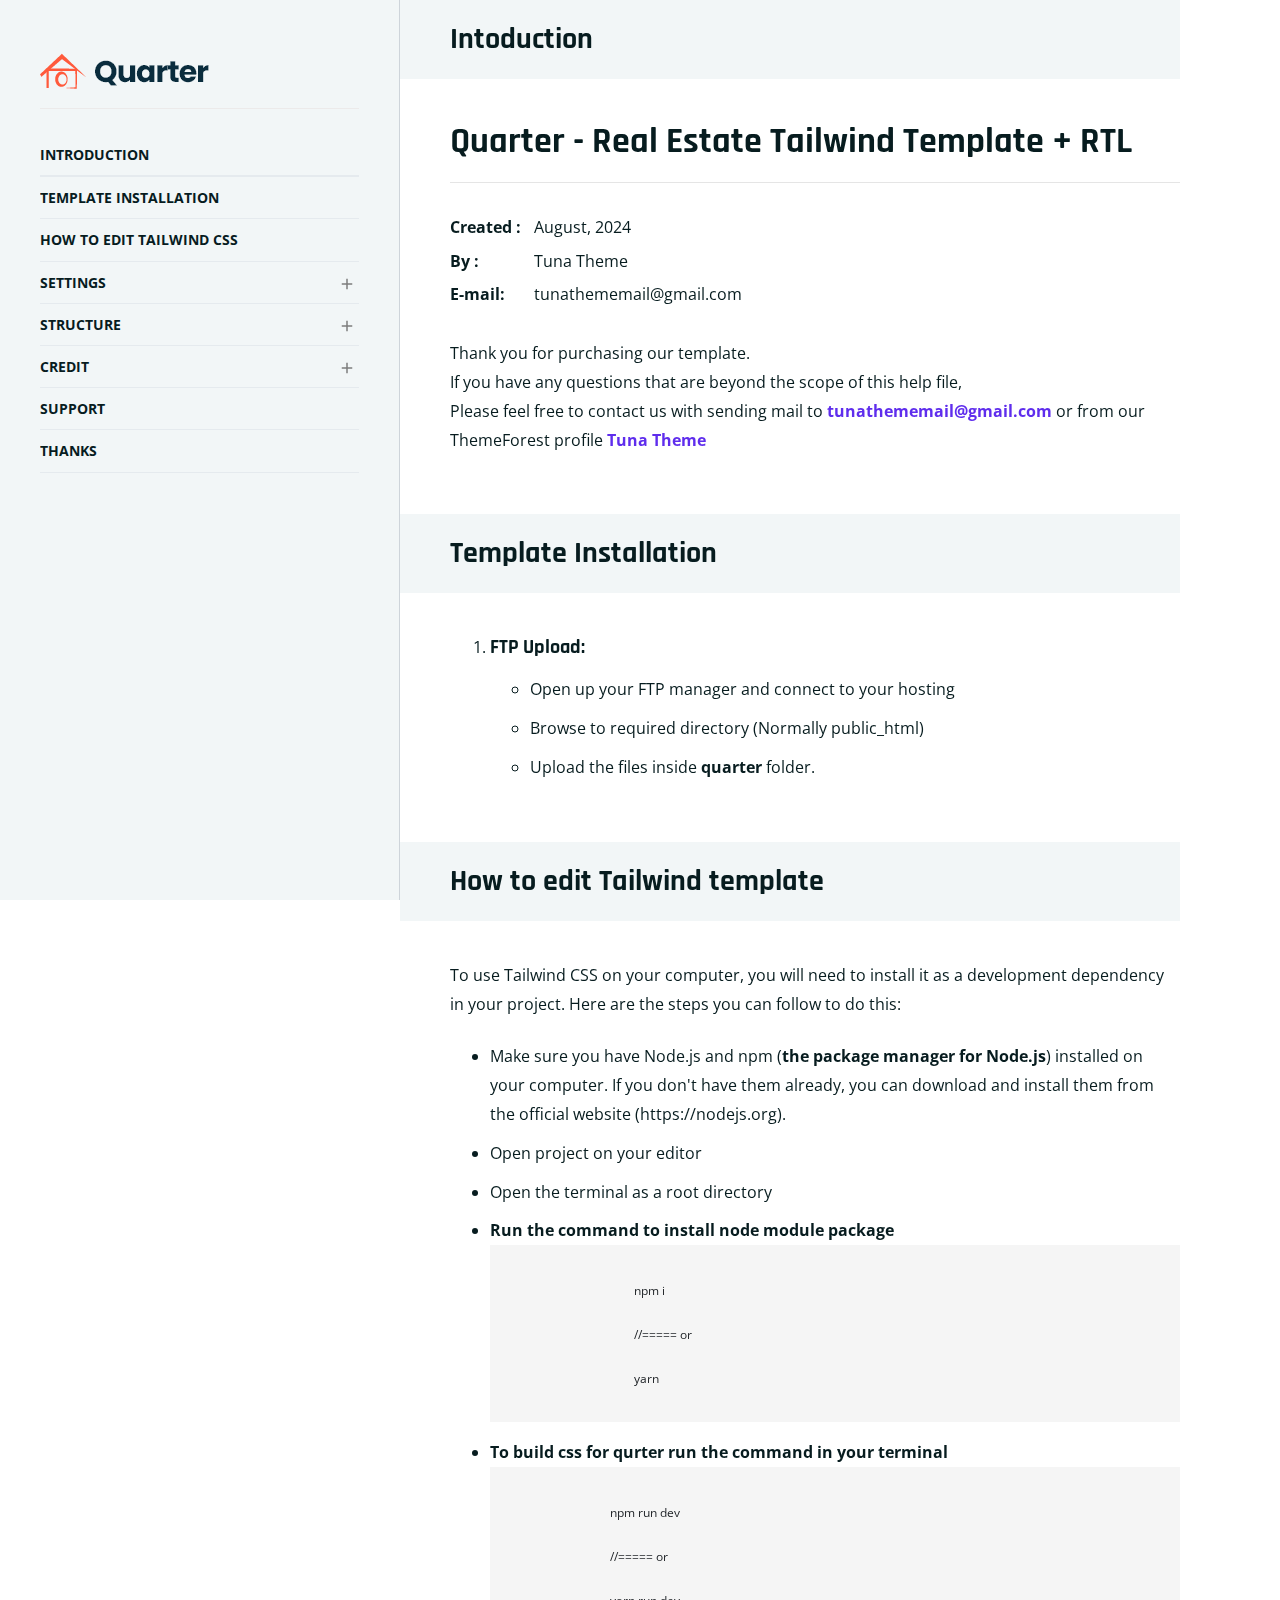
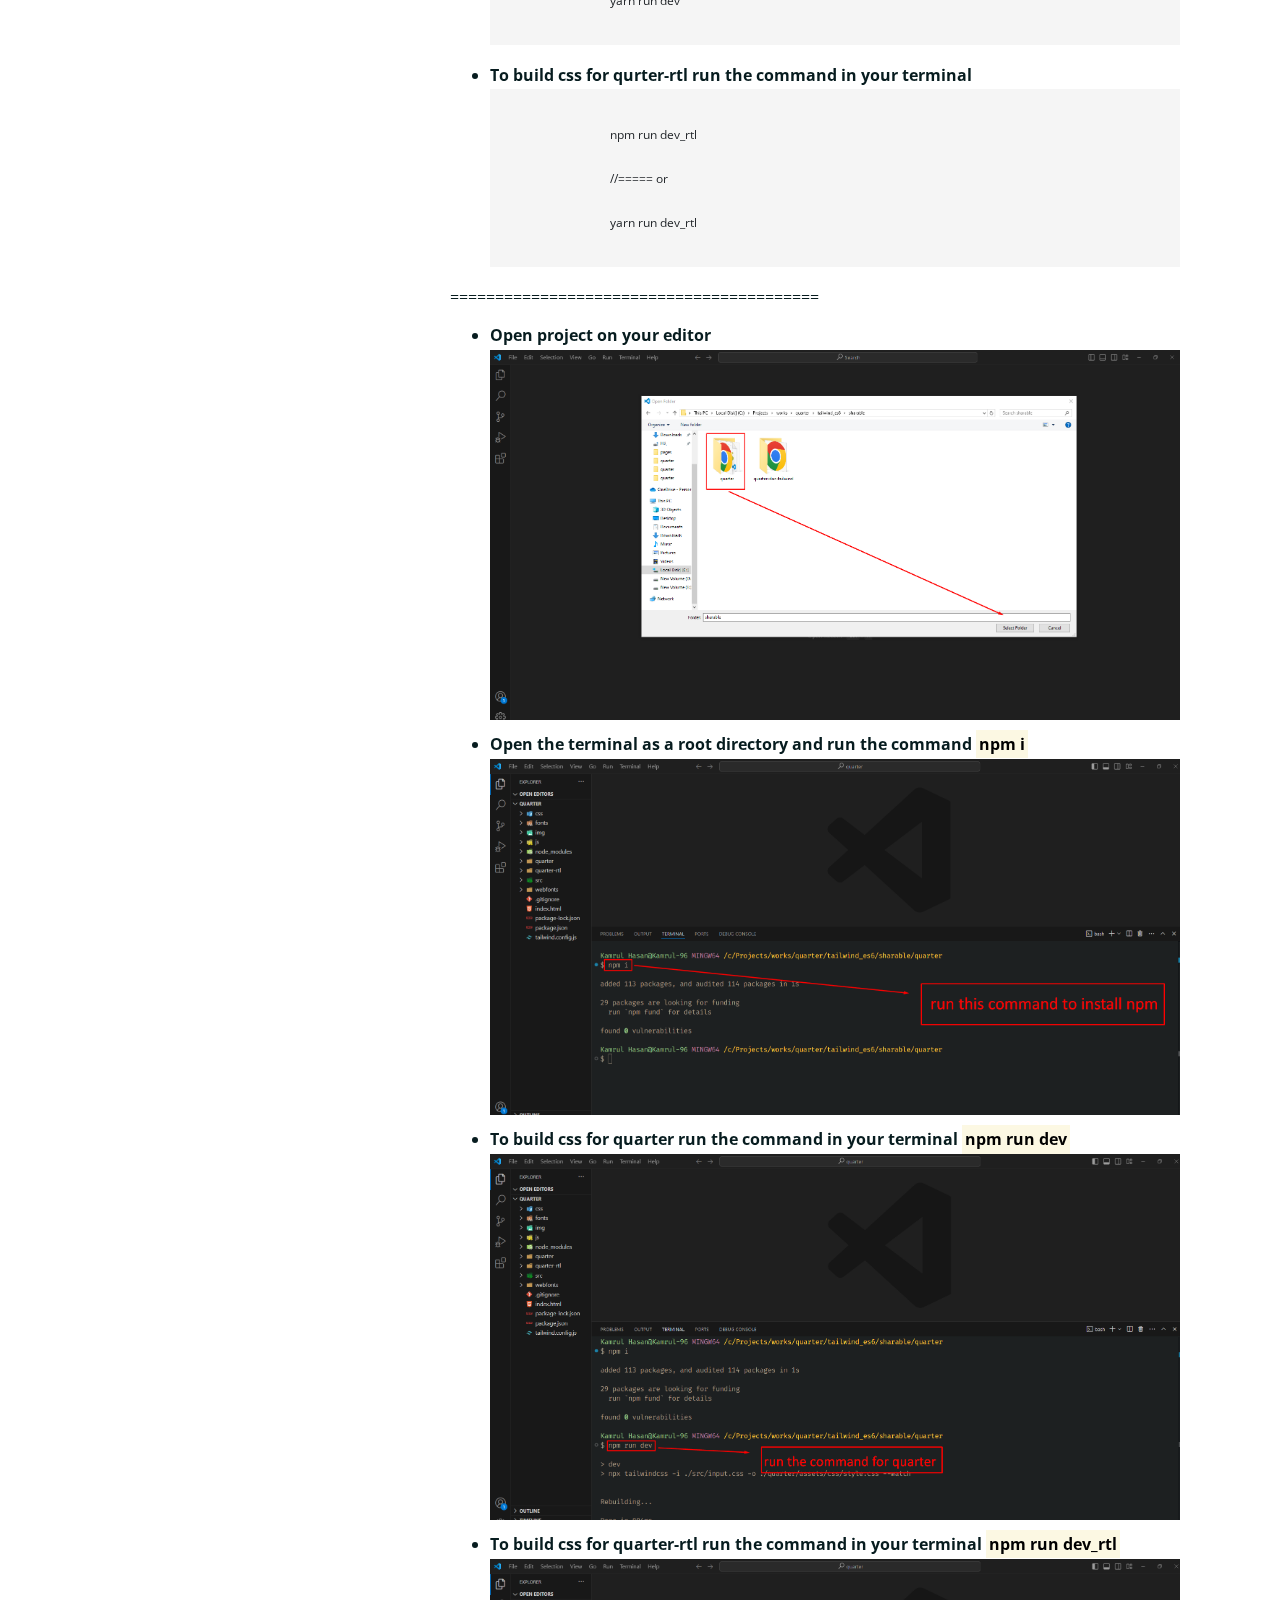
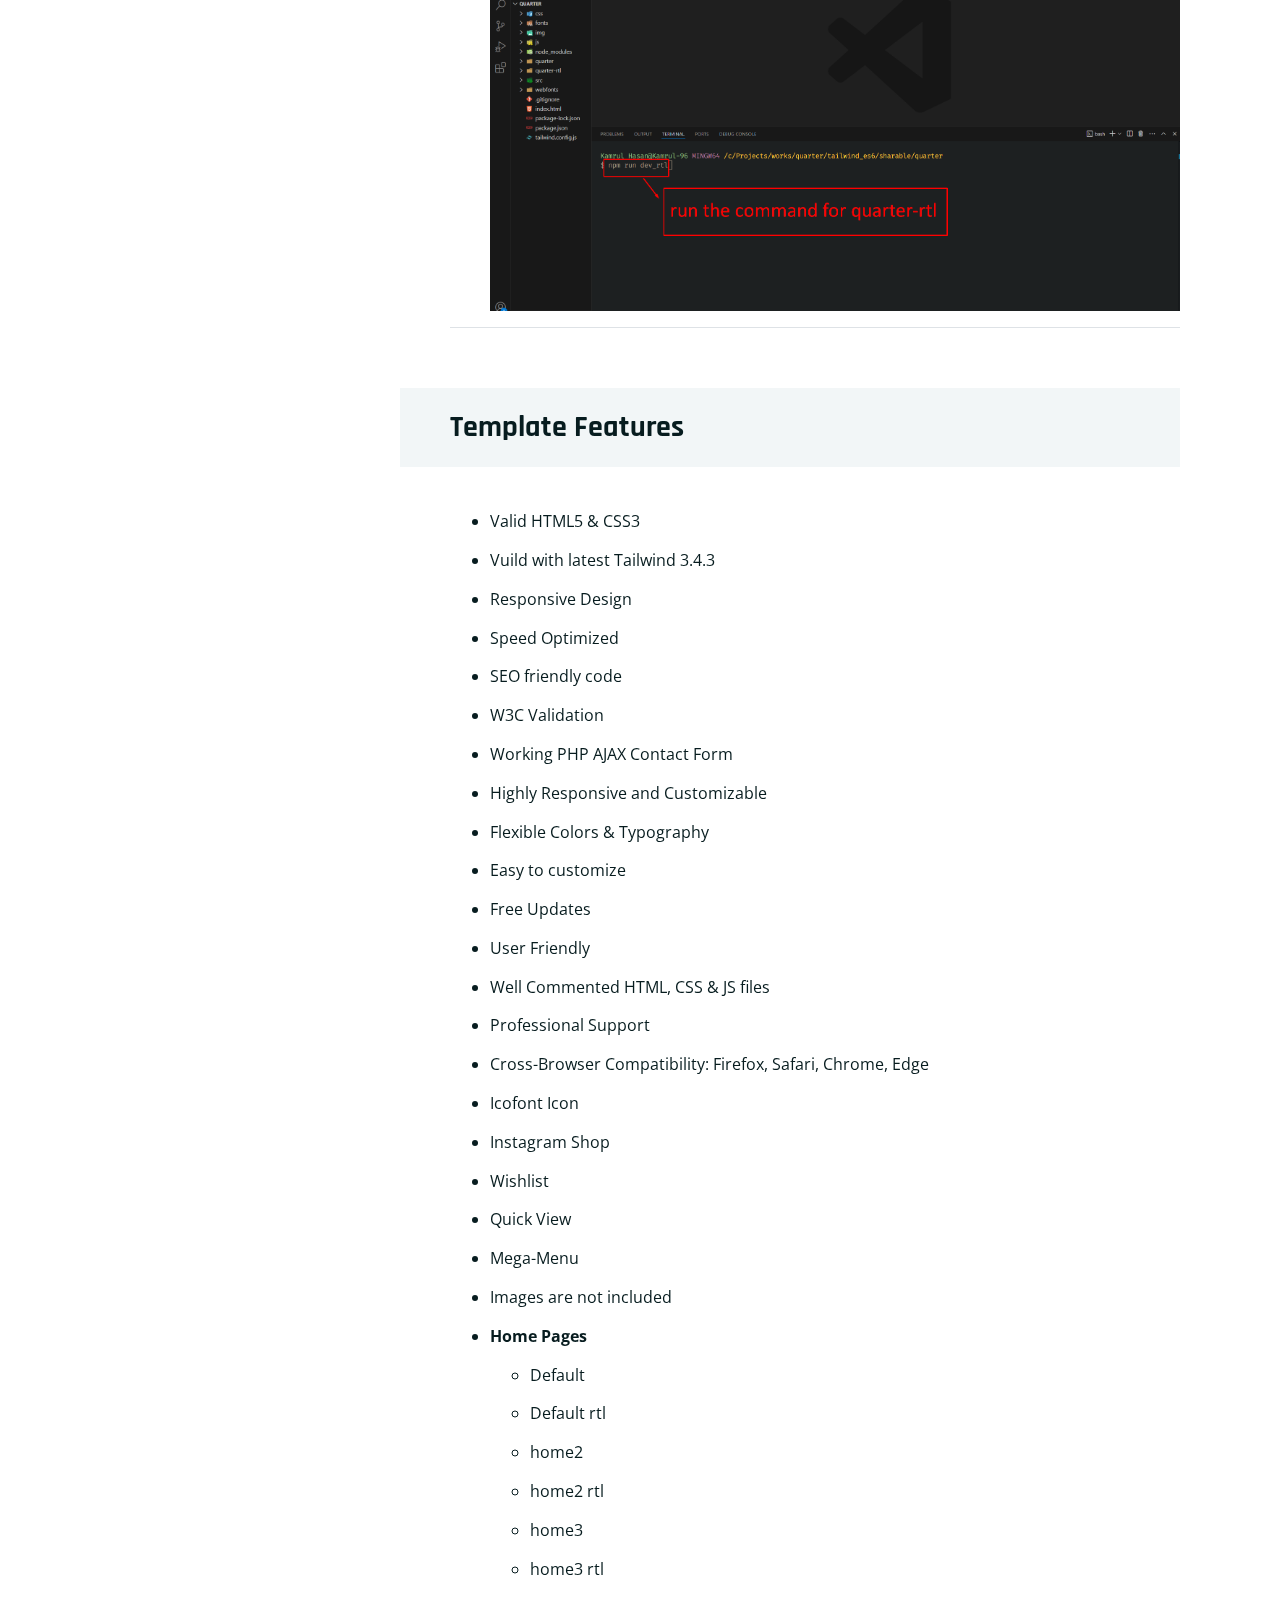
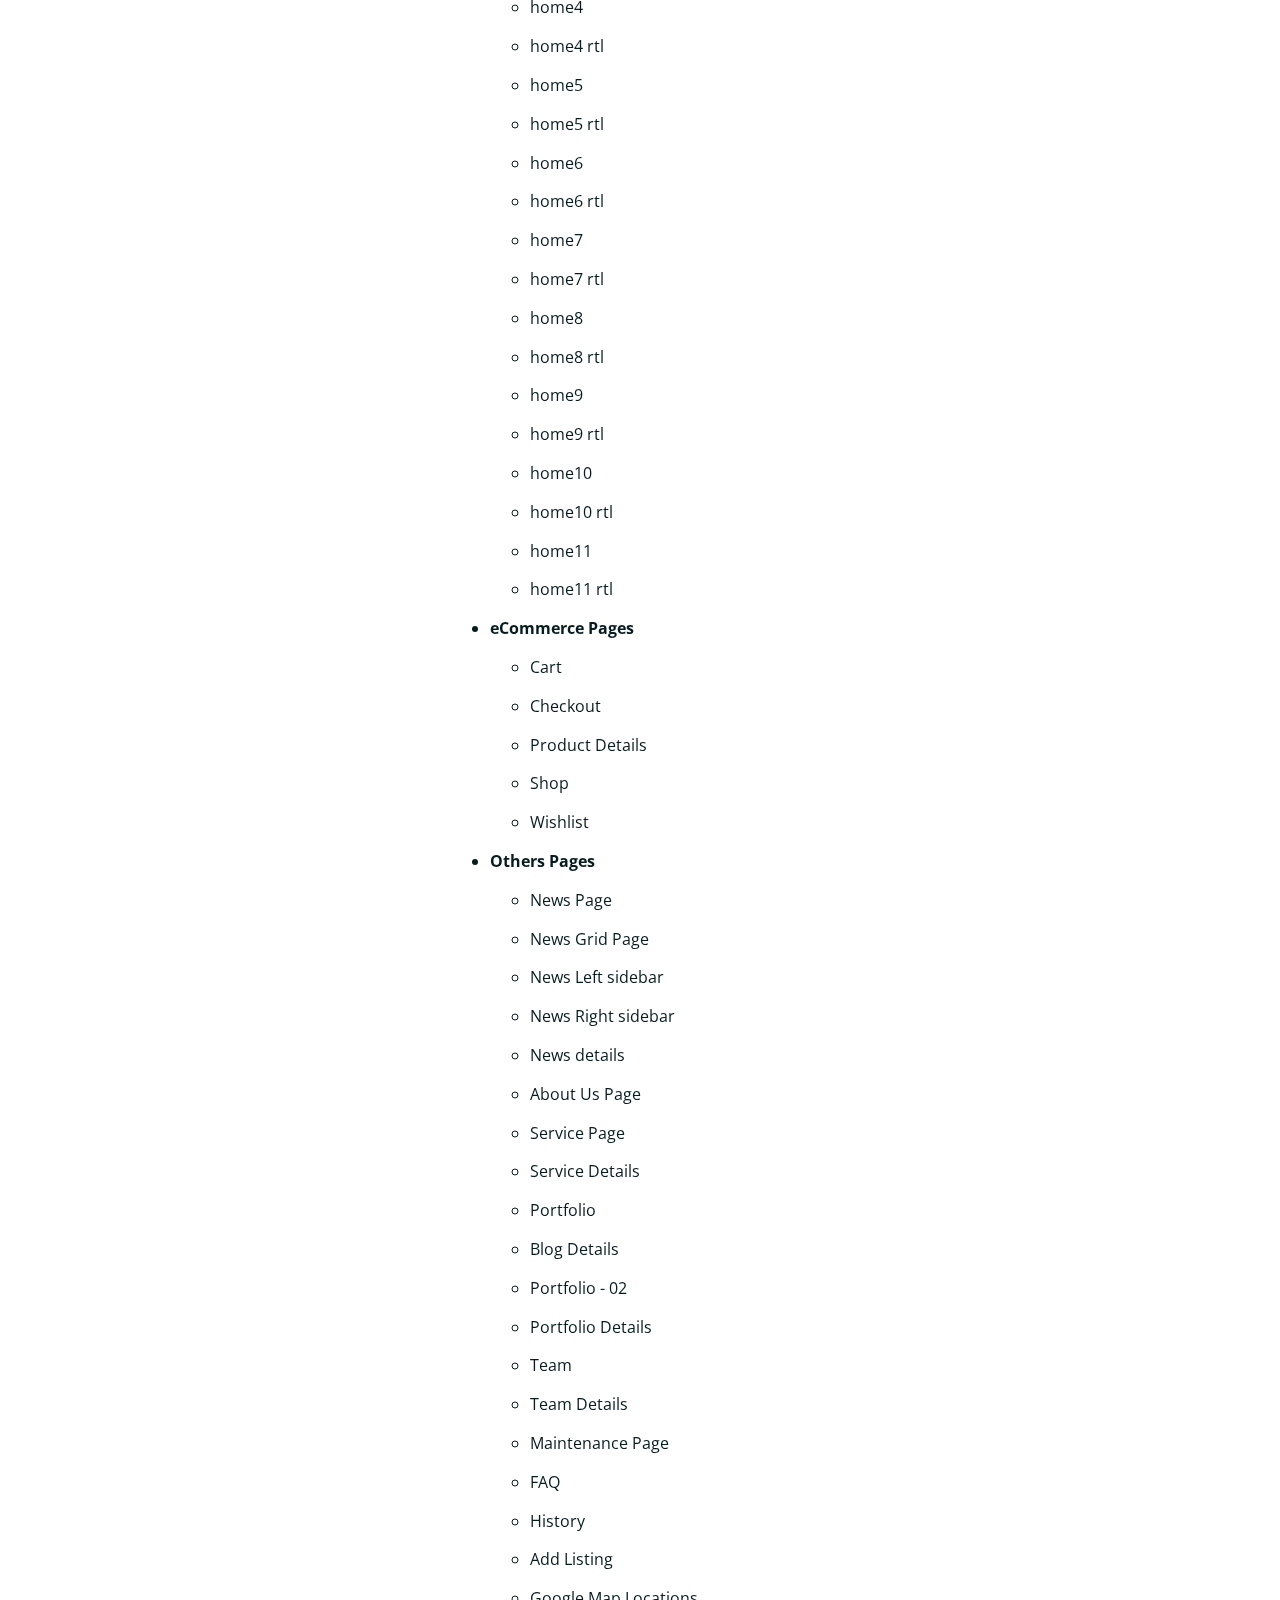
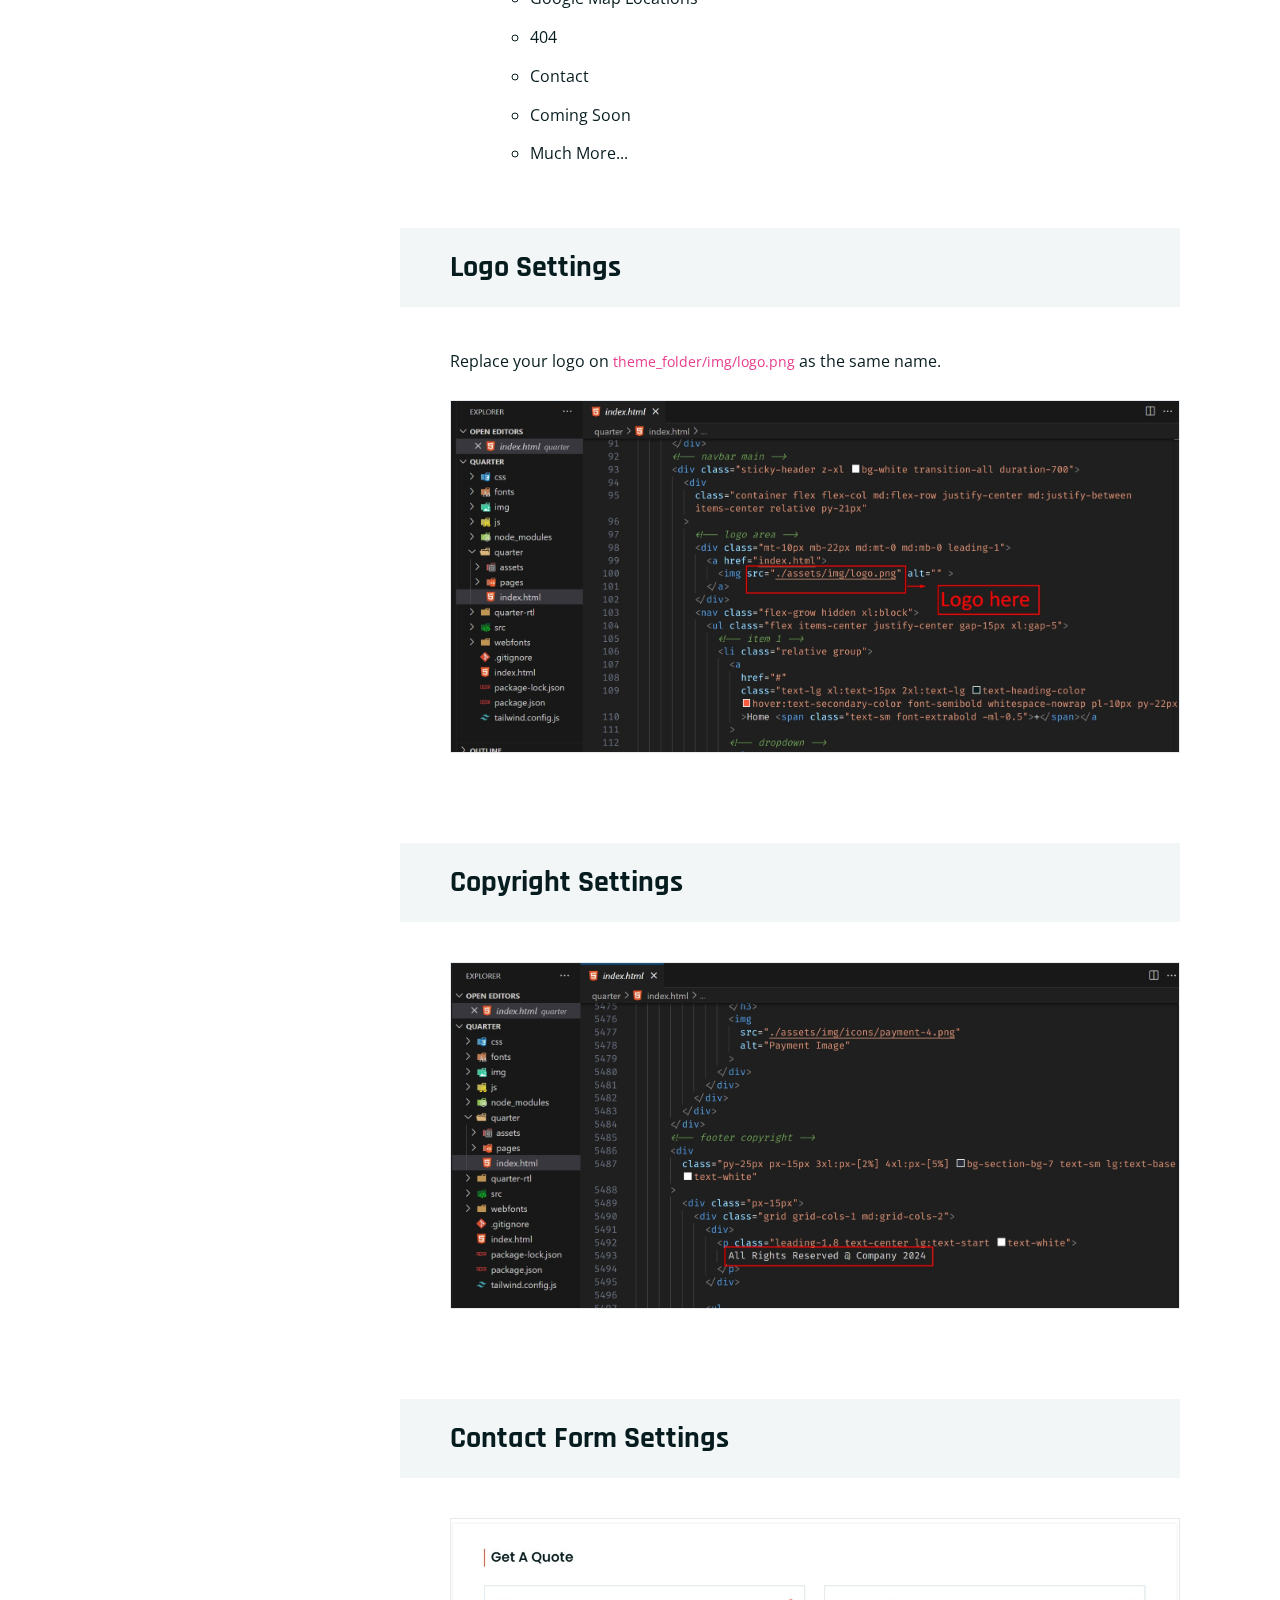
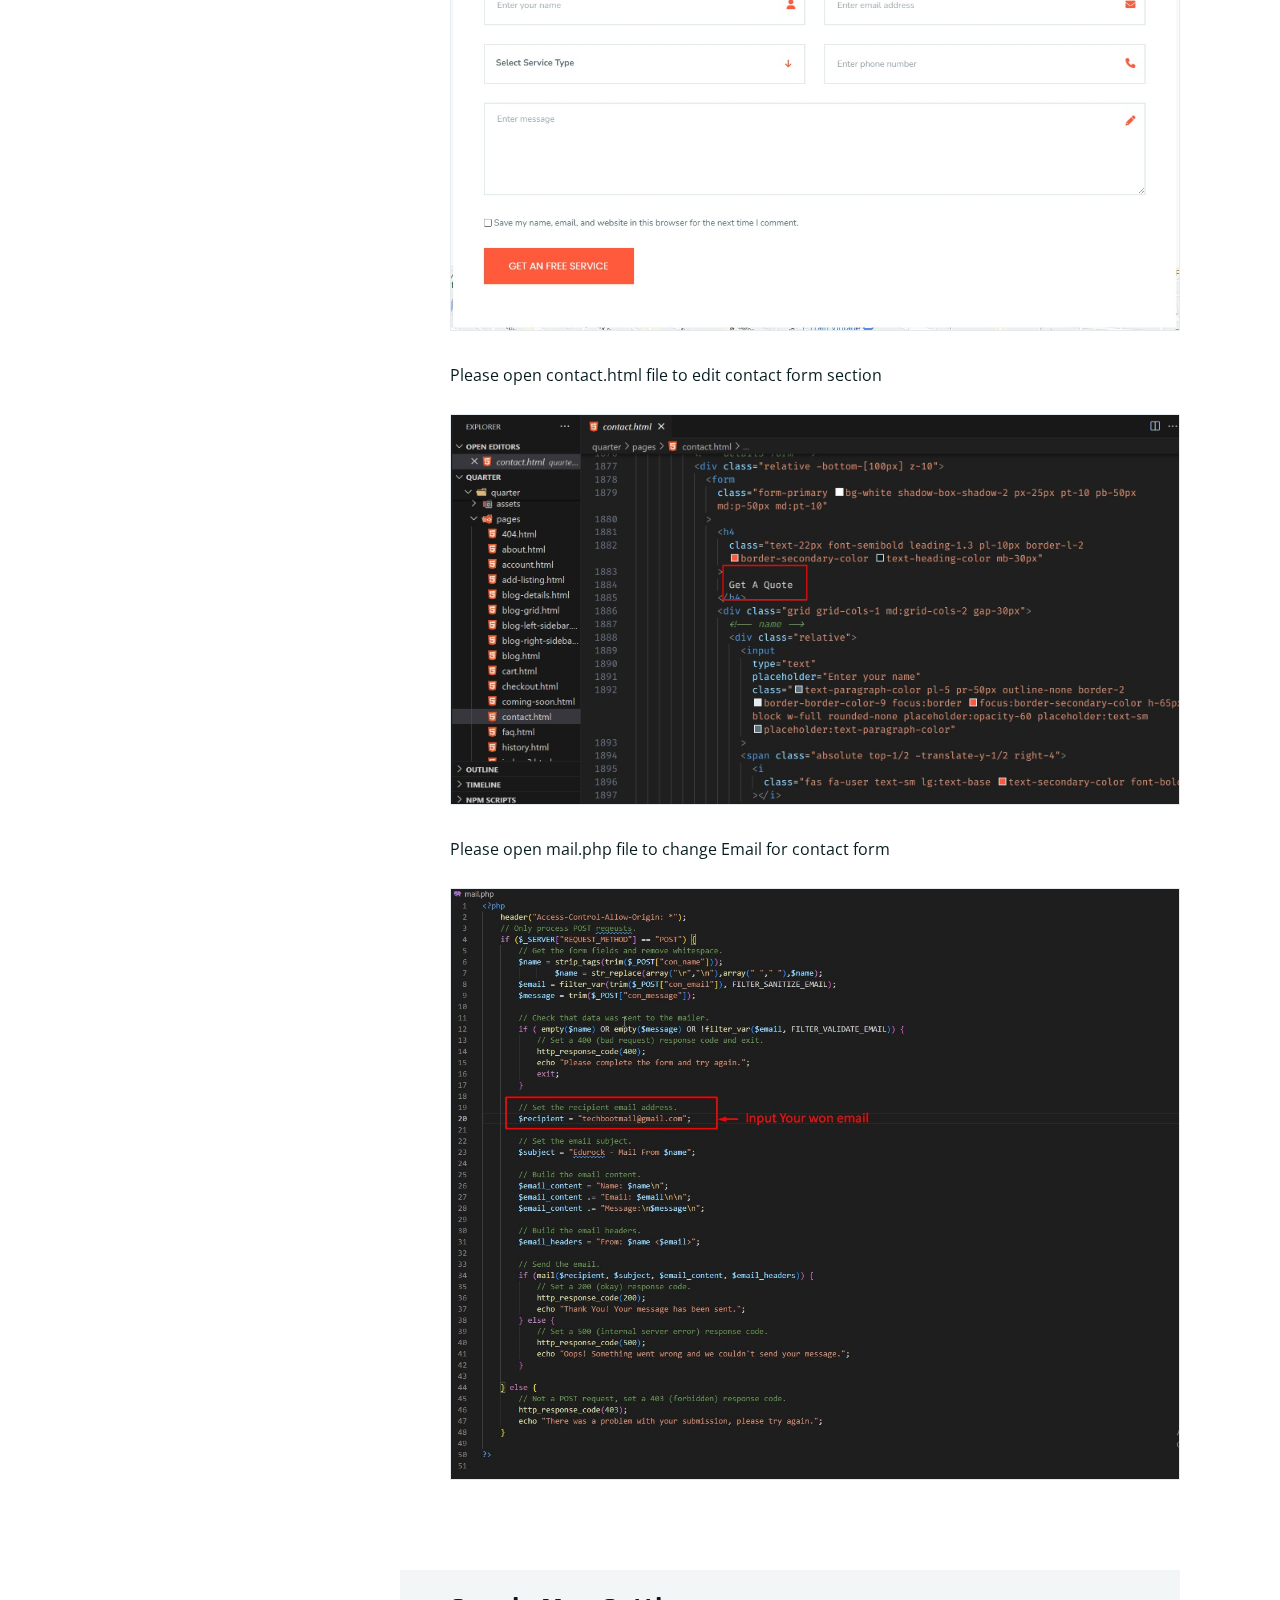
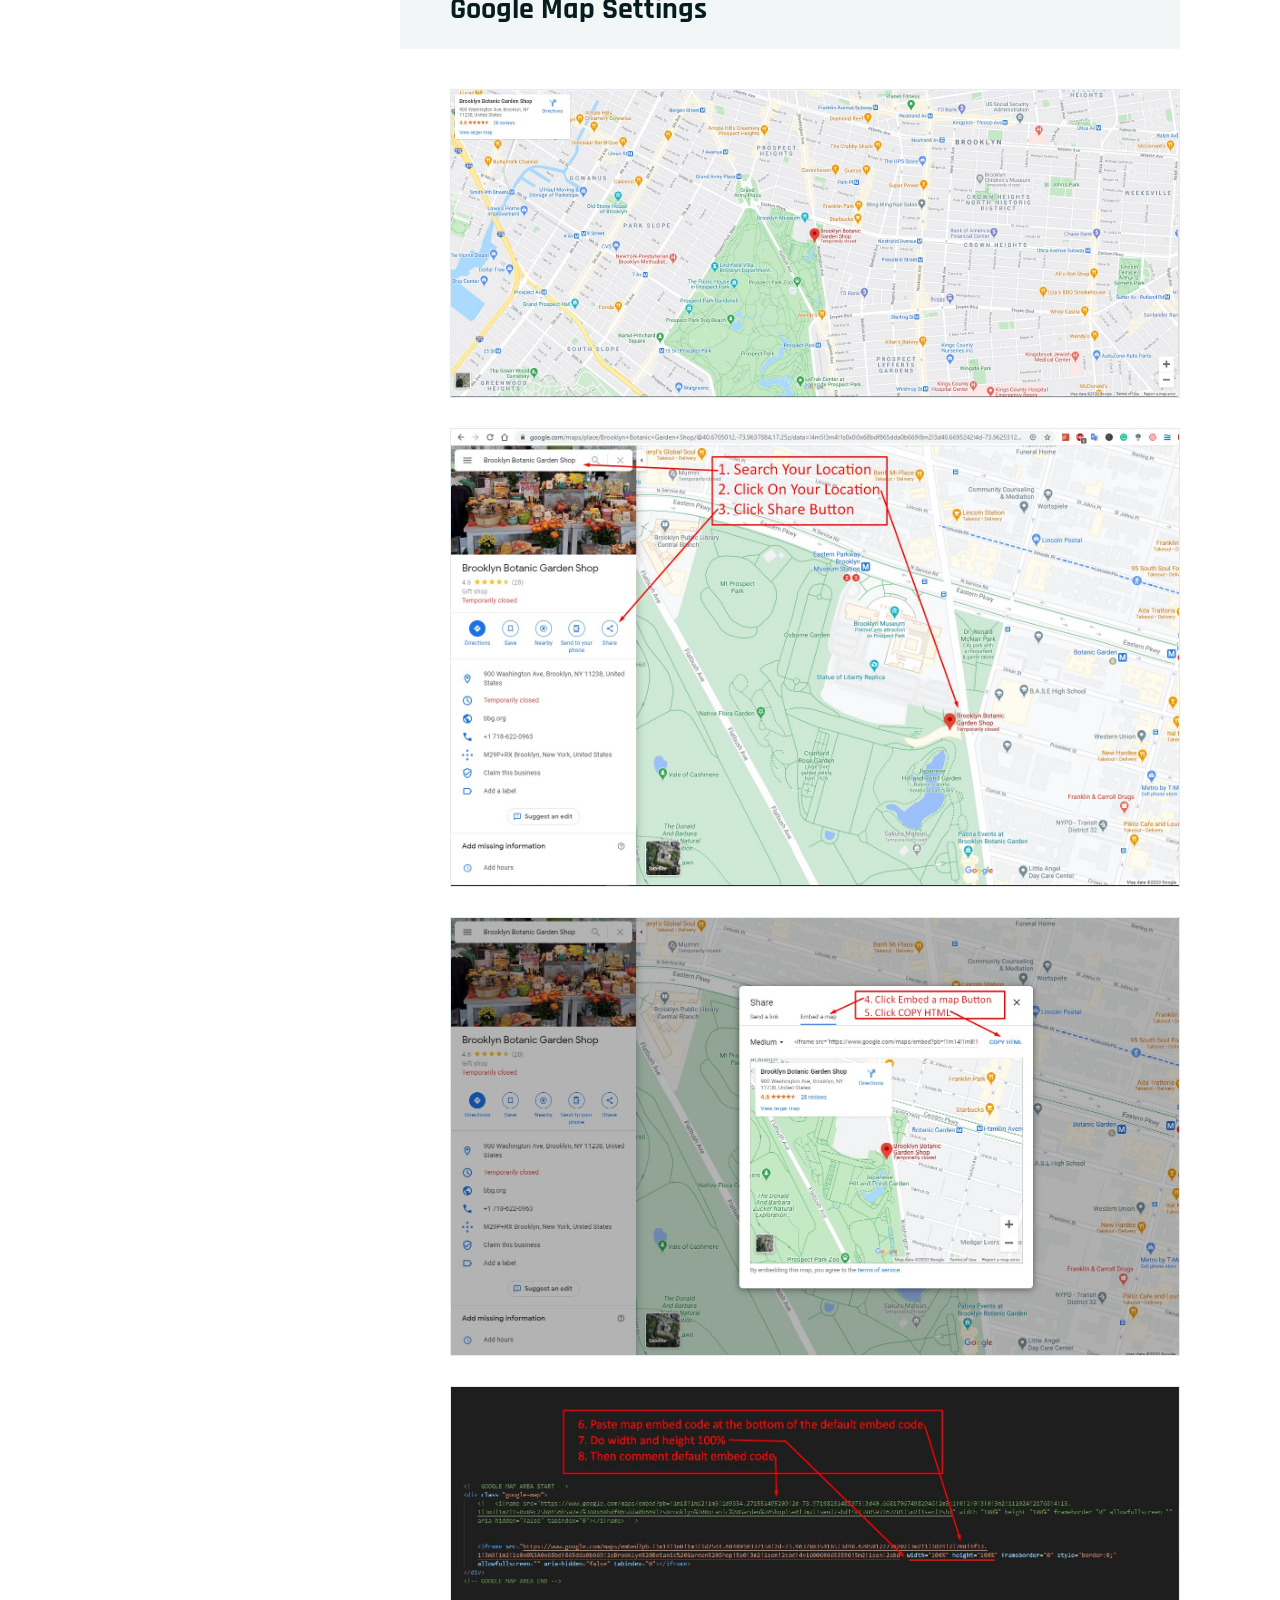
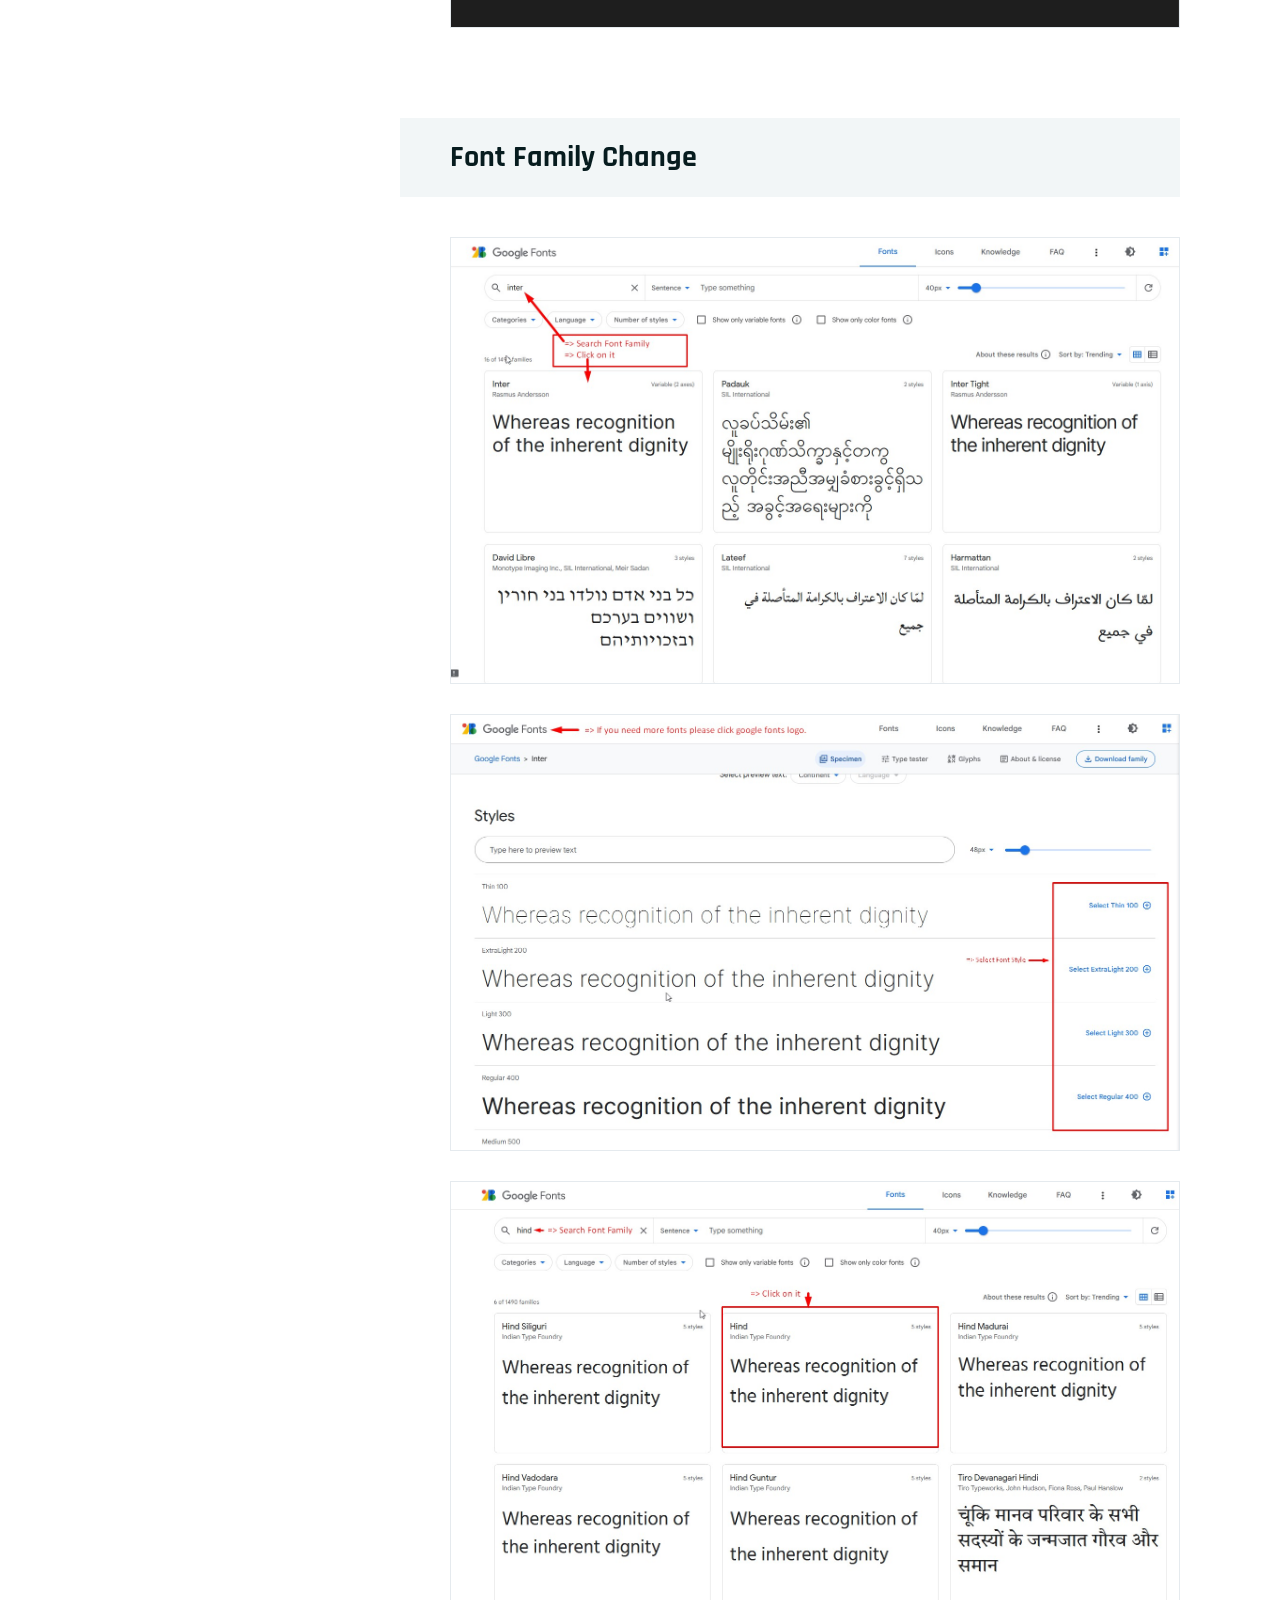
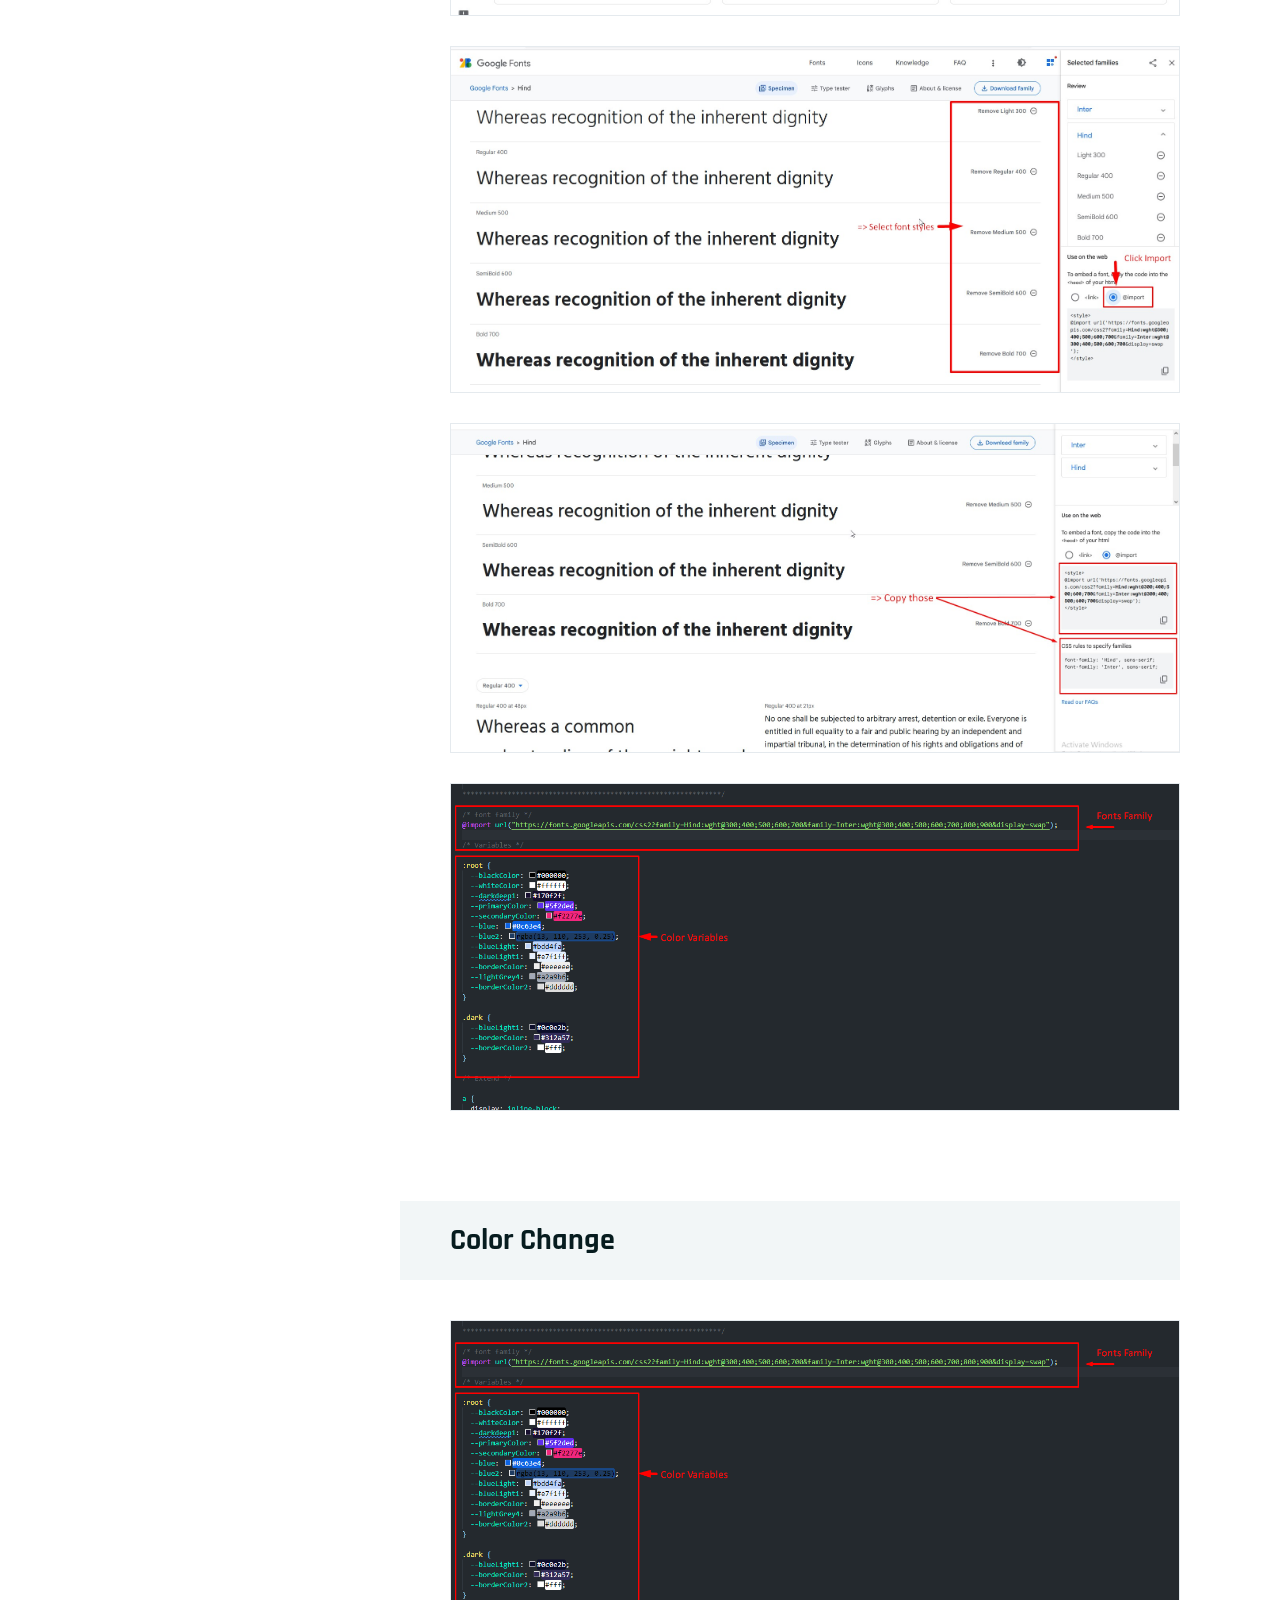
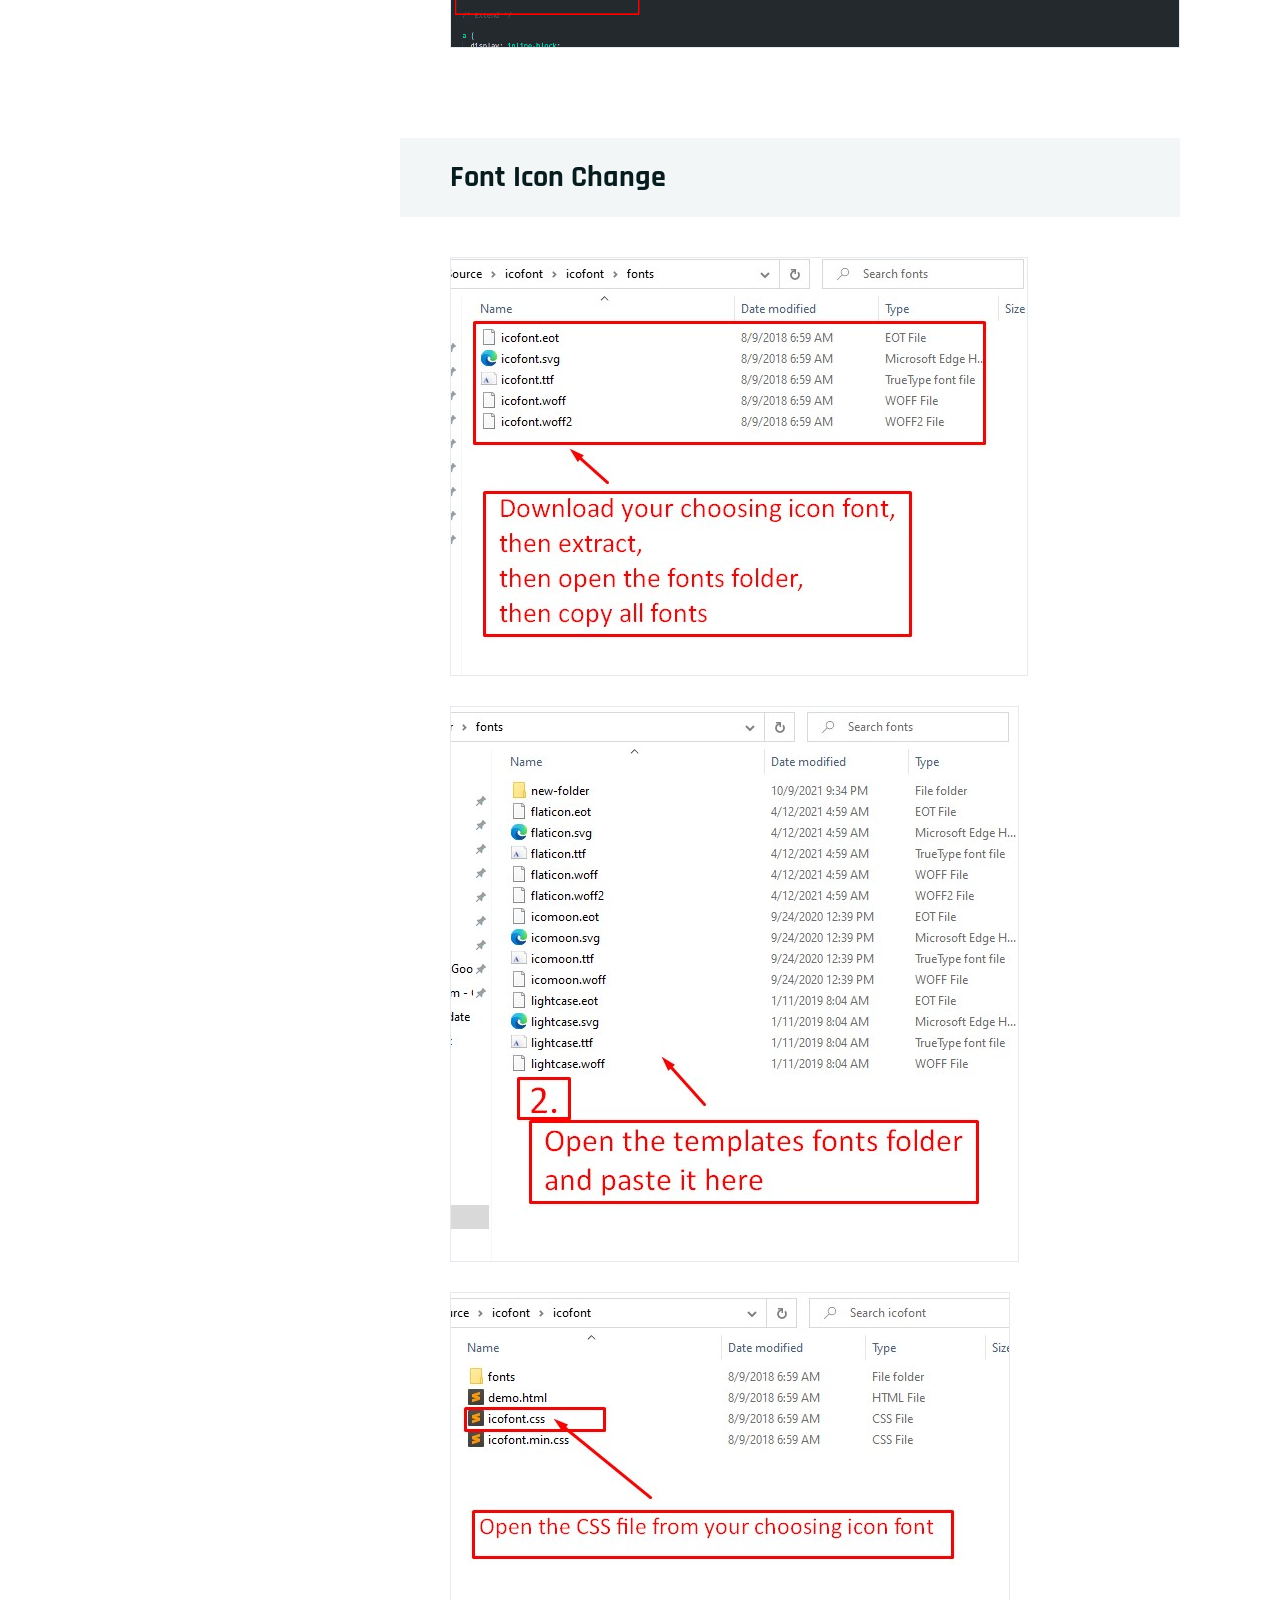
<file: tailwind/quarter-doc-tailwind/index.html>
<!doctype html>
<html class="no-js" lang="">

<head>
    <title>Documentation | Quarter - Tailwind HTML</title>
    <meta charset="utf-8">
    <meta http-equiv="x-ua-compatible" content="ie=edge">
    <meta name="robots" content="noindex, follow" />
    <meta name="description" content="">
    <meta name="viewport" content="width=device-width, initial-scale=1, shrink-to-fit=no">

    <!-- Place favicon.png in the root directory -->
    <link rel="shortcut icon" href="img/favicon.png" type="image/x-icon" />

    <!-- Font Icons css -->
    <link rel="stylesheet" href="css/font-icons.css">
    <!-- plugins css -->
    <link rel="stylesheet" href="css/plugins.css">
    <!-- Default Stylesheet -->
    <link rel="stylesheet" href="css/default.css">
    <!-- Main Stylesheet -->
    <link rel="stylesheet" href="css/style.css">

    <!-- Modernizr JS -->
    <script src="js/vendor/modernizr-2.8.3.min.js"></script>
</head>

<body>
    <!--[if lte IE 9]>
        <p class="browserupgrade">You are using an <strong>outdated</strong> browser. Please <a href="https://browsehappy.com/">upgrade your browser</a> to improve your experience and security.</p>
    <![endif]-->

    <!-- Add your site or application content here -->

    <!-- Body main wrapper start -->
    <div class="body-wrapper" id="page-top">


        <div class="tb__doc-header-area section-bg-1 d-block d-lg-none">
            <div class="container">
                <div class="row">
                    <div class="col-lg-12">
                        <div class="tb__doc-header-inner">
                            <div class="site-logo">
                                <a href="index.html"><img src="img/logo.png" alt="Logo"></a>
                            </div>
                            <!-- Mobile Menu Button -->
                            <div class="mobile-menu-toggle menu-btn-white--- menu-btn-border--- d-xl-none-- ">
                                <a href="#tb__utilize-mobile-menu" class="tb__utilize-toggle">
                                    <svg viewBox="0 0 800 600">
                                    <path d="M300,220 C300,220 520,220 540,220 C740,220 640,540 520,420 C440,340 300,200 300,200" id="top"></path>
                                    <path d="M300,320 L540,320" id="middle"></path>
                                    <path d="M300,210 C300,210 520,210 540,210 C740,210 640,530 520,410 C440,330 300,190 300,190" id="bottom" transform="translate(480, 320) scale(1, -1) translate(-480, -318) "></path>
                                </svg>
                                </a>
                            </div>
                        </div>
                    </div>
                </div>
            </div>
        </div>


        <!-- Utilize Mobile Menu Start -->
        <div id="tb__utilize-mobile-menu" class="tb__utilize tb__utilize-mobile-menu">
            <div class="tb__utilize-menu-inner tb__scrollbar">
                <div class="tb__utilize-menu-head">
                    <div class="site-logo">
                        <a href="index.html"><img src="img/logo.png" alt="Logo"></a>
                    </div>
                    <button class="tb__utilize-close  d-block d-lg-none">×</button>
                </div>
                <div class="tb__utilize-menu">
                    <ul>
                        <li><a class="page-scroll" href="#ltn_introduction">Introduction</a></li>
                        <li><a class="page-scroll d-none" href="#ltn_features">Template Features</a></li>
                        <li><a class="page-scroll" href="#ltn_installation">Template Installation</a></li>
                        <li><a class="page-scroll" href="#ltn_how_edit">How to edit Tailwind CSS</a></li>
                        <li><a href="#">Settings</a>
                            <ul class="sub-menu">
                                <li><a class="page-scroll" href="#ltn_set_logo">Logo</a></li>
                                <li><a class="page-scroll" href="#ltn_set_copyright">Copyright</a></li>
                                <li><a class="page-scroll" href="#ltn_set_contact_form">Contact Form</a></li>
                                <li><a class="page-scroll" href="#ltn_set_google_map">Google Map</a></li>
                                <li><a class="page-scroll" href="#ltn_set_font_family">Font Family Change</a></li>
                                <li><a class="page-scroll" href="#ltn_set_color">Color Change</a></li>
                                <li><a class="page-scroll" href="#ltn_set_font_icon">Font Icon Change</a></li>
                                <li><a class="page-scroll" href="#ltn_set_used_font_icon">Used Font Icon</a></li>
                                <li><a class="page-scroll" href="#ltn_set_newsletter">Newsletter - (MailChimp)</a></li>
                                <li><a class="page-scroll" href="#ltn_set_youtube_video">Youtube Video Link</a></li>
                                <li><a class="page-scroll" href="#ltn_set_vimeo_video">Vimeo Video Link</a></li>
                                <li><a class="page-scroll" href="#ltn_set_html5_video">HTML5 Video Link</a></li>
                                <li><a class="page-scroll" href="#ltn_set_google_map_link">Google Map Link</a></li>
                            </ul>
                        </li>
                        <li><a href="#">Structure</a>
                            <ul class="sub-menu">
                                <li><a class="page-scroll" href="#ltn_structure_folder">Structure (Folder)</a></li>
                                <li><a class="page-scroll" href="#ltn_structure_html">Structure (HTML)</a></li>
                                <li><a class="page-scroll" href="#ltn_structure_css">Structure (CSS)</a></li>
                                <li><a class="page-scroll" href="#ltn_structure_js">Structure (Javascript)</a></li>
                            </ul>
                        </li>
                        <li><a href="#">Credit</a>
                            <ul class="sub-menu">
                                <li><a class="page-scroll" href="#ltn_credit_fonts">Credit (Fonts)</a></li>
                                <li><a class="page-scroll" href="#ltn_credit_css">Credit (CSS)</a></li>
                                <li><a class="page-scroll" href="#ltn_credit_js">Credit (Javascript)</a></li>
                                <li><a class="page-scroll" href="#ltn_credit_images">Credit (Images)</a></li>
                            </ul>
                        </li>
                        <li><a class="page-scroll" href="#ltn_support">Support</a></li>
                        <li><a class="page-scroll" href="#ltn_thanks">Thanks</a></li>
                    </ul>
                </div>
            </div>
        </div>
        <!-- Utilize Mobile Menu End -->

        <div class="tb__utilize-overlay"></div>


        <div class="tb__documentation-content-area">
            <!-- Document Section Start ( Introduction ) -->
            <div class="tb__doc-section" id="ltn_introduction">
                <div class="tb__doc-section-title-area mt-0">
                    <h2 class="tb__doc-section-title">Intoduction</h2>
                </div>
                <div class="tb__doc-section-content">
                    <h1>Quarter - Real Estate Tailwind Template + RTL</h1>
                    <hr>
                    <div class="list-menu-1">
                        <ul>
                            <li>
                                <span><strong>Created :</strong></span> August, 2024
                            </li>
                            <li>
                                <span><strong>By :</strong></span> <a href="https://themeforest.net/user/tunatheme">Tuna Theme</a>
                            </li>
                            <li>
                                <span><strong>E-mail:</strong></span> tunathememail@gmail.com
                            </li>
                        </ul>
                    </div>
                    <p>
                        Thank you for purchasing our template. <br> If you have any questions that are beyond the scope of this help file, <br> Please feel free to contact us with sending mail to <a href="mailto: tunathememail@gmail.com" class="tb__secondary-color"
                            target="_blank"><strong> tunathememail@gmail.com</strong></a> or from our ThemeForest profile <a href="https://themeforest.net/user/Tuna Theme#contact" class="tb__secondary-color" target="_blank"><strong>Tuna Theme</strong></a>
                    </p>
                </div>
            </div>
            <!-- Document Section End -->

            <!-- Document Section Start ( Installation ) -->
            <div class="tb__doc-section" id="ltn_installation">
                <div class="tb__doc-section-title-area">
                    <h2 class="tb__doc-section-title">Template Installation</h2>
                </div>
                <div class="tb__doc-section-content">
                    <ol>
                        <li>
                            <h4>FTP Upload:</h4>
                            <ul>
                                <li>Open up your FTP manager and connect to your hosting</li>
                                <li>Browse to required directory (Normally public_html)</li>
                                <li>Upload the files inside <strong>quarter</strong> folder.</li>
                            </ul>
                        </li>
                    </ol>
                </div>
            </div>
            <!-- Document Section End -->


                        <!-- Document Section Start ( Edit ) -->
                        <div class="tb__doc-section" id="ltn_how_edit">
                            <div class="tb__doc-section-title-area">
                                <h2 class="tb__doc-section-title">How to edit Tailwind template</h2>
                            </div>

                            <div class="changing__content--list section__mp border-bottom">
                                <p>To use Tailwind CSS on your computer, you will need to install it as a development dependency in your project. Here are the steps you can follow to do this:
                                </p>
                                  <ul class="tailwind__configure--list">
                                    <li class="structures__articles--list">
                                      Make sure you have Node.js and npm (<b>the package manager for Node.js</b>) installed on your computer. If you don't have them already, you can download and install them from the official website (https://nodejs.org).
                                    </li>
                                    <li>Open project on your editor</li>
                                    <li>Open the terminal as a root directory</li>
                                    <li><b>Run the command to install node module package</b>
                                      <br>
                
                                      <code><pre>
                                                npm i 
                
                                                //===== or
                                                
                                                yarn
                                      </pre></code>
                                    </li>
                                    <li>
                                      <b>To build css for qurter run the command in your terminal</b>
                                      <code><pre>
                                        npm run dev 
                
                                        //===== or
                                        
                                        yarn run dev
                                    </pre></code>
                                    </li>
                                    <li>
                                      <b>To build css for qurter-rtl run the command in your terminal</b>
                                      <code><pre>
                                        npm run dev_rtl 
                
                                        //===== or
                                        
                                        yarn run dev_rtl
                                    </pre></code>
                                    </li>
                                  </ul>
                                  <div>
                                    =========================================
                                  </div>
                                  <div class="tailwind__css--edit-image">
                                    <ul class="tailwind__configure--list">
                                      <li><b>Open project on your editor</b>
                <br>
                                        <img class="changing__content--img" src="img/others/1.png" alt="changing-content-img">
                                      </li>
                                      <li><b>Open the terminal as a root directory and run the command <mark>npm i</mark></b>
                <br>
                                        <img class="changing__content--img" src="img/others/2.png" alt="changing-content-img">
                                      </li>
                                      <li><b>To build css for quarter run the command in your terminal <mark>npm run dev</mark></b>
                <br>
                                        <img class="changing__content--img" src="img/others/3.png" alt="changing-content-img">
                                      </li>
                                      <li><b>To build css for quarter-rtl run the command in your terminal <mark>npm run dev_rtl</mark></b>
                <br>
                                        <img class="changing__content--img" src="img/others/3.1.png" alt="changing-content-img">
                                      </li>
                                    </ul>
                                  </div>
                                </div>

                        </div>
                        <!-- Document Section End -->





            <!-- Document Section Start ( Features ) -->
            <div class="tb__doc-section " id="ltn_features">
                <div class="tb__doc-section-title-area">
                    <h2 class="tb__doc-section-title">Template Features</h2>
                </div>
                <div class="tb__doc-section-content">
                    <ul>
                        <li>Valid HTML5 &amp; CSS3</li>
                        <li>Vuild with latest Tailwind 3.4.3</li>
                        <li>Responsive Design</li>
                        <li>Speed Optimized</li>
                        <li>SEO friendly code</li>
                        <li>W3C Validation</li>
                        <li>Working PHP AJAX Contact Form</li>
                        <li>Highly Responsive and Customizable</li>
                        <li>Flexible Colors &amp; Typography</li>
                        <li>Easy to customize</li>
                        <li>Free Updates</li>
                        <li>User Friendly</li>
                        <li>Well Commented HTML, CSS &amp; JS files</li>
                        <li>Professional Support</li>
                        <li>Cross-Browser Compatibility: Firefox, Safari, Chrome, Edge</li>

                        <li>Icofont Icon</li>
                        <li>Instagram Shop</li>
                        <li>Wishlist</li>
                        <li>Quick View</li>
                        <li>Mega-Menu</li>
                        <li>Images are not included</li>

                        <li>
                            <strong>Home Pages</strong>
                            <ul>
                                <li>Default </li>
                                <li>Default rtl </li>
                                <li>home2  </li>
                                <li>home2 rtl</li>
                                <li>home3  </li>
                                <li>home3  rtl</li>                                
								<li>home4  </li>
                                <li>home4  rtl</li>
                                <li>home5  </li>
                                <li>home5  rtl</li>
                                <li>home6  </li>
                                <li>home6  rtl</li>
                                <li>home7  </li>
                                <li>home7  rtl</li>
                                <li>home8  </li>
                                <li>home8  rtl</li>
                                <li>home9  </li>
                                <li>home9  rtl</li>
                                <li>home10  </li>
                                <li>home10  rtl</li>
                                <li>home11  </li>
                                <li>home11  rtl</li>
                                
                            </ul>
                        </li>
                       
					    <li>
                            <strong>eCommerce Pages</strong>
                            <ul>
                                <li>Cart</li>
                                <li>Checkout</li>
                                <li>Product Details</li>
                                <li>Shop</li>
                                <li>Wishlist</li>
                            </ul>
                        </li>
						
					

                        <li>
                            <strong>Others Pages</strong>
                            <ul>
                                <li>News Page</li>
                                <li>News Grid Page</li>
                                <li>News Left sidebar</li>
                                <li>News Right sidebar</li>
                                <li>News details</li>
                                <li>About Us Page</li>
                                <li>Service Page</li>
                                <li>Service Details</li>
                                <li>Portfolio</li>
                                <li>Blog Details</li>
                                <li>Portfolio - 02</li>
                                <li>Portfolio Details</li>
                                <li>Team</li>
                                <li>Team Details</li>
                                <li>Maintenance Page</li>
                                <li>FAQ</li>
                                <li>History</li>
                                <li>Add Listing</li>
                                <li>Google Map Locations</li>
                                <li>404</li>
                                <li>Contact</li>
                                <li>Coming Soon</li>
                                <li>Much More...</li>
                            </ul>
                        </li>
                    </ul>
                </div>
            </div>
            <!-- Document Section End -->

            <!-- Document Section Start ( Settings - Logo ) -->
            <div class="tb__doc-section" id="ltn_set_logo">
                <div class="tb__doc-section-title-area">
                    <h2 class="tb__doc-section-title">Logo Settings</h2>
                </div>
                <div class="tb__doc-section-content">
                    <p>
                        Replace your logo on <code>theme_folder/img/logo.png</code> as the same name.
                    </p>
                    <img src="img/settings/logo.jpg" alt="#">
                </div>
            </div>
            <!-- Document Section End -->
            <!-- Document Section Start ( Settings - Copyright ) -->
            <div class="tb__doc-section" id="ltn_set_copyright">
                <div class="tb__doc-section-title-area">
                    <h2 class="tb__doc-section-title">Copyright Settings</h2>
                </div>
                <div class="tb__doc-section-content">
                    <img src="img/settings/copyright.jpg" alt="#">
                </div>
            </div>
            <!-- Document Section End -->
            <!-- Document Section Start ( Settings - Contact Form ) -->
            <div class="tb__doc-section" id="ltn_set_contact_form">
                <div class="tb__doc-section-title-area">
                    <h2 class="tb__doc-section-title">Contact Form Settings</h2>
                </div>
                <div class="tb__doc-section-content">
                    <img src="img/settings/contact-1.jpg" alt="#">
                    <p>Please open contact.html file to edit contact form section</p>
                    <img src="img/settings/contact-2.jpg" alt="#">
                    <p>Please open mail.php file to change Email for contact form</p>
                    <img src="img/settings/contact-3.jpg" alt="#">
                </div>
            </div>
            <!-- Document Section End -->
            <!-- Document Section Start ( Settings - Google Map ) -->
            <div class="tb__doc-section" id="ltn_set_google_map">
                <div class="tb__doc-section-title-area">
                    <h2 class="tb__doc-section-title">Google Map Settings</h2>
                </div>
                <div class="tb__doc-section-content">
                    <img src="img/settings/map-1.jpg" alt="#"><br>
                    <img src="img/settings/map-2.jpg" alt="#"><br>
                    <img src="img/settings/map-3.jpg" alt="#"><br>
                    <img src="img/settings/map-4.jpg" alt="#"><br>
                </div>
            </div>
            <!-- Document Section End -->
            <!-- Document Section Start ( Settings - Google Font ) -->
            <div class="tb__doc-section" id="ltn_set_font_family">
                <div class="tb__doc-section-title-area">
                    <h2 class="tb__doc-section-title">Font Family Change</h2>
                </div>
                <div class="tb__doc-section-content">
                    <img src="img/settings/fonts-1.jpg" alt="#"><br>
                    <img src="img/settings/fonts-2.jpg" alt="#"><br>
                    <img src="img/settings/fonts-3.jpg" alt="#"><br>
                    <img src="img/settings/fonts-4.jpg" alt="#"><br>
                    <img src="img/settings/fonts-5.jpg" alt="#"><br>
                    <img src="img/settings/fonts-6.jpg" alt="#"><br>
                </div>
            </div>
            <!-- Document Section End -->
            <!-- Document Section Start ( Settings - color Change ) -->
            <div class="tb__doc-section" id="ltn_set_color">
                <div class="tb__doc-section-title-area">
                    <h2 class="tb__doc-section-title">Color Change</h2>
                </div>
                <div class="tb__doc-section-content">
                    <img src="img/settings/fonts-6.jpg" alt="#">
                </div>
            </div>
            <!-- Document Section End -->
            <!-- Document Section Start ( Settings - Icon Change ) -->
            <div class="tb__doc-section" id="ltn_set_font_icon">
                <div class="tb__doc-section-title-area">
                    <h2 class="tb__doc-section-title">Font Icon Change</h2>
                </div>
                <div class="tb__doc-section-content">
                    <img src="img/settings/icon-font-1.jpg" alt="#"><br>
                    <img src="img/settings/icon-font-2.jpg" alt="#"><br>
                    <img src="img/settings/icon-font-3.jpg" alt="#"><br>
                    <img src="img/settings/icon-font-4.jpg" alt="#"><br>
                    <img src="img/settings/icon-font-5.jpg" alt="#"><br>
                </div>
            </div>
            <!-- Document Section End -->
            <!-- Document Section Start ( Settings - Icon Change ) -->
            <div class="tb__doc-section" id="ltn_set_used_font_icon">
                <div class="tb__doc-section-title-area">
                    <h2 class="tb__doc-section-title">Used Font Icon in This Template</h2>
                </div>
                <div class="tb__doc-section-content">
                    <h5>Used icon fonts link here:-</h5>
                    <p>
                        Font Awesome Icon: <a href="https://fontawesome.com/icons?from=io" target="_blank" class="tb__secondary-color">Font Awesome Icon</a>
                        <br> Custom Icon - 1: <a href="https://Tuna Theme.com/tf/html/Quarter-preview/Quarter/fonts/new-folder/custom-Fonts-For-Use/demo.html" target="_blank" class="tb__secondary-color">Icon Moon Icon</a>
                        <br> Custom Icon - 2: <a href="https://Tuna Theme.com/tf/html/Quarter-preview/Quarter/fonts/new-folder/custom-Fonts-For-Use-2/flaticon.html" target="_blank" class="tb__secondary-color">Flat Icon</a>
                    </p>
                    <h5>Used icon fonts here:-</h5>
                    <img src="img/settings/icon-font-used.jpg" alt="#">
                </div>
            </div>
            <!-- Document Section End -->
            <!-- Document Section Start ( Settings - Newsletter - Mailchimp ) -->
            <div class="tb__doc-section" id="ltn_set_newsletter">
                <div class="tb__doc-section-title-area">
                    <h2 class="tb__doc-section-title">Newsletter - ( MailChimp )</h2>
                </div>
                <div class="tb__doc-section-content">
                    <h5>Newsletter Design:- ( into Footer Area )</h5>
                    <img src="img/settings/newsletter-design-1.jpg" alt="#"><br>

                    <h5>Newsletter HTML Code:-</h5>
                    <div class="tb__language-html">
                        <pre>
                            <code>
                                &lt;div class=&quot;xl:col-start-10 xl:col-span-3 mb-60px&quot;&gt;
                                  &lt;h3 class=&quot;text-22px font-bold mb-25px text-white&quot;&gt;
                                    &lt;span class=&quot;leading-1.3&quot;&gt; Newsletter &lt;/span&gt;
                                  &lt;/h3&gt;
                                  &lt;p class=&quot;leading-1.8 mb-5 lg:mb-25px text-white&quot;&gt;
                                    Subscribe to our weekly Newsletter and receive updates via
                                    email.
                                  &lt;/p&gt;
                              
                                  &lt;!-- subscription input --&gt;
                                  &lt;div&gt;
                                    &lt;form class=&quot;w-full relative&quot;&gt;
                                      &lt;input
                                        type=&quot;text&quot;
                                        placeholder=&quot;Email*&quot;
                                        class=&quot;w-full text-sm text-paragraph-color pl-5 pr-50px placeholder:text-paragraph-color outline-none border-2 border-border-color-9 focus:border focus:border-secondary-color h-65px block rounded-none&quot;
                                      &gt;
                                      &lt;button
                                        type=&quot;submit&quot;
                                        class=&quot;absolute top-0 right-0 h-full px-18px text-white bg-secondary-color hover:bg-primary-color&quot;
                                      &gt;
                                        &lt;i class=&quot;fas fa-location-arrow text-lg font-bold&quot;&gt;&lt;/i&gt;
                                      &lt;/button&gt;
                                    &lt;/form&gt;
                                  &lt;/div&gt;
                                  &lt;!-- payment methods --&gt;
                                  &lt;div&gt;
                                    &lt;h3 class=&quot;text-base lg:text-lg font-bold mt-30px mb-15px text-white&quot;&gt;
                                      &lt;span class=&quot;leading-1.3&quot;&gt; We Accept &lt;/span&gt;
                                    &lt;/h3&gt;
                                    &lt;img src=&quot;../assets/img/icons/payment-4.png&quot; alt=&quot;Payment Image&quot;&gt;
                                  &lt;/div&gt;
                                &lt;/div&gt;
                              </code>
                              
					</pre>
                    </div>
                    <br>
                    <br>

                    <h5>Newsletter HTML Code With MailChimp:-</h5>
                    <div class="tb__language-html">
                        <pre>
                    	<code>
&lt;div class="footer-newsletter"&gt;
	&lt;div id="mc_embed_signup"&gt;
		&lt;form action="https://gmail.us5.list-manage.com/subscribe/post?u=dde0a42ff09e8d43cad40dc82&amp;amp;id=72d274d15d" method="post" id="mc-embedded-subscribe-form" name="mc-embedded-subscribe-form" class="validate" target="_blank" novalidate&gt;
			&lt;div id="mc_embed_signup_scroll"&gt;
				&lt;div class="mc-field-group"&gt;
					&lt;input type="email" value="" name="EMAIL" class="required email" id="mce-EMAIL" placeholder="Email*"&gt;
				&lt;/div&gt;
				&lt;div id="mce-responses" class="clear"&gt;
					&lt;div class="response" id="mce-error-response" style="display:none"&gt;&lt;/div&gt;
					&lt;div class="response" id="mce-success-response" style="display:none"&gt;&lt;/div&gt;
				&lt;/div&gt;    &lt;!-- real people should not fill this in and expect good things - do not remove this or risk form bot signups--&gt;
				&lt;div style="position: absolute; left: -5000px;" aria-hidden="true"&gt;&lt;input type="text" name="b_dde0a42ff09e8d43cad40dc82_72d274d15d" tabindex="-1" value=""&gt;&lt;/div&gt;
				&lt;div class="clear"&gt;
					&lt;div class="btn-wrapper"&gt;
						&lt;button class="theme-btn-1 btn"  type="submit" value="Subscribe" name="subscribe" id="mc-embedded-subscribe"&gt;&lt;i class="fas fa-location-arrow"&gt;&lt;/i&gt;&lt;/button&gt;
					&lt;/div&gt;
				&lt;/div&gt;
			&lt;/div&gt;
		&lt;/form&gt;
	&lt;/div&gt;
&lt;/div&gt;
                        </code>
                    </pre>
                    </div>
                    <br>
                    <br>

                    <h5>How to get MailChimp URL & ID:-</h5>
                    <p>
                        1. Visit MailChimp: <a href="https://mailchimp.com/" target="_blank" class="tb__secondary-color">MailChimp</a>
                        <br> 2. Login or Register
                        <br> 3. Then Create
                        <br> 4. Then Click Embedded form and then click begin button
                        <br>
                    </p>

                    <img src="img/settings/newsletter-mailchimp-1.jpg" alt="#"><br>
                    <img src="img/settings/newsletter-mailchimp-2.jpg" alt="#"><br>
                    <img src="img/settings/newsletter-mailchimp-3.jpg" alt="#"><br>
                    <img src="img/settings/newsletter-mailchimp-4.jpg" alt="#"><br>
                    <img src="img/settings/newsletter-mailchimp-5.jpg" alt="#"><br>
                    <img src="img/settings/newsletter-mailchimp-6.jpg" alt="#"><br>


                </div>
            </div>
            <!-- Document Section End -->
            <!-- Document Section Start ( Settings - Youtube Video ) -->
            <div class="tb__doc-section" id="ltn_set_youtube_video">
                <div class="tb__doc-section-title-area">
                    <h2 class="tb__doc-section-title">Youtube Video Link</h2>
                </div>
                <div class="tb__doc-section-content">
                    <img src="img/settings/youtube-1.jpg" alt="#"><br>
                    <img src="img/settings/youtube-2.jpg" alt="#"><br>
                    <img src="img/settings/youtube-3.jpg" alt="#"><br>
                    <img src="img/settings/youtube-4.jpg" alt="#"><br>
                    <img src="img/settings/youtube-5.jpg" alt="#"><br>
                    <img src="img/settings/youtube-6.jpg" alt="#"><br>
                </div>
            </div>
            <!-- Document Section End -->
            <!-- Document Section Start ( Settings - Vimeo Video ) -->
            <div class="tb__doc-section" id="ltn_set_vimeo_video">
                <div class="tb__doc-section-title-area">
                    <h2 class="tb__doc-section-title">Vimeo Video Link</h2>
                </div>
                <div class="tb__doc-section-content">
                    <img src="img/settings/vimeo-1.jpg" alt="#"><br>
                    <img src="img/settings/vimeo-2.jpg" alt="#"><br>
                    <img src="img/settings/vimeo-3.jpg" alt="#"><br>
                    <img src="img/settings/vimeo-4.jpg" alt="#"><br>
                </div>
            </div>
            <!-- Document Section End -->
            <!-- Document Section Start ( Settings - Vimeo Video ) -->
            <div class="tb__doc-section" id="ltn_set_html5_video">
                <div class="tb__doc-section-title-area">
                    <h2 class="tb__doc-section-title">HTML5 Video Link</h2>
                </div>
                <div class="tb__doc-section-content">
                    <img src="img/settings/html5-1.jpg" alt="#"><br>
                    <img src="img/settings/html5-2.jpg" alt="#"><br>
                    <img src="img/settings/html5-3.jpg" alt="#"><br>
                </div>
            </div>
            <!-- Document Section End -->
            <!-- Document Section Start ( Settings - Vimeo Video ) -->
            <div class="tb__doc-section" id="ltn_set_google_map_link">
                <div class="tb__doc-section-title-area">
                    <h2 class="tb__doc-section-title">Google Map Link</h2>
                </div>
                <div class="tb__doc-section-content">
                    <img src="img/settings/map-link-1.jpg" alt="#"><br>
                    <img src="img/settings/map-link-2.jpg" alt="#"><br>
                    <img src="img/settings/map-link-3.jpg" alt="#"><br>
                    <img src="img/settings/map-link-4.jpg" alt="#"><br>
                </div>
            </div>
            <!-- Document Section End -->

            <!-- Document Section Start ( Structure - Folder ) -->
            <div class="tb__doc-section" id="ltn_structure_folder">
                <div class="tb__doc-section-title-area">
                    <h2 class="tb__doc-section-title">Folder Structure</h2>
                </div>
                <div class="tb__doc-section-content">
                    <pre>
                    <code>Root
					                      |
                      ├── Assets
						  |
						  ├── css
						  |   └── all css files
						  |
						  ├── fonts
						  |   └── font icon files
						  |
						  ├── img
						  |   └── all img files
						  |
						  ├── js
						  |   └── all javascript files
						  |
						  ├── webfonts
						  |   └── All Fonts
                      ├── all html files
                    </code>
                </pre>
                </div>
            </div>
            <!-- Document Section End -->
            <!-- Document Section Start ( Structure - HTML ) -->
            <div class="tb__doc-section" id="ltn_structure_html">
                <div class="tb__doc-section-title-area">
                    <h2 class="tb__doc-section-title">HTML Structure</h2>
                </div>
                <div class="tb__doc-section-content">
                    <img src="img/settings/html-sample.jpg" alt="#"><br>
                    <img src="img/settings/html-output.jpg" alt="#"><br>
                </div>
            </div>
            <!-- Document Section End -->
            <!-- Document Section Start ( Structure - CSS ) -->
            <div class="tb__doc-section" id="ltn_structure_css">
                <div class="tb__doc-section-title-area">
                    <h2 class="tb__doc-section-title">CSS Structure</h2>
                </div>
                <div class="tb__doc-section-content">
                    <img src="img/settings/sass.jpg" alt="#">
                </div>
            </div>
            <!-- Document Section End -->
            <!-- Document Section Start ( Structure - Javascript ) -->
            <div class="tb__doc-section" id="ltn_structure_js">
                <div class="tb__doc-section-title-area">
                    <h2 class="tb__doc-section-title">Javascript Structure</h2>
                </div>
                <div class="tb__doc-section-content">
                    <img src="img/settings/js.jpg" alt="#">
                </div>
            </div>
            <!-- Document Section End -->

            <!-- Document Section Start ( Credit - Fonts ) -->
            <div class="tb__doc-section" id="ltn_credit_fonts">
                <div class="tb__doc-section-title-area">
                    <h2 class="tb__doc-section-title">Fonts Credit</h2>
                </div>
                <div class="tb__doc-section-content">
                    <h5>Google Fonts</h5>
					
                    <p>
                        Font-family: <a href="https://fonts.googleapis.com/css2?family=Inter:wght@300;400;500;600;700;800;900&display=swap" target="_blank" class="tb__secondary-color">'Inter', sans-serif;</a>
                        <br> Font-family: <a href="https://fonts.googleapis.com/css2?family=Hind:wght@300;400;500;600;700&display=swap" target="_blank" class="tb__secondary-color">'Hind', sans-serif</a>
                    </p>
                    <hr>
                    <h5>Icon Fonts</h5>
                    <p>
                        Ico Font: <a href="https://icofont.com/" target="_blank" class="tb__secondary-color">Font Awesome Icon</a>
                        <br> Flat Icon: <a href="https://www.flaticon.com/" target="_blank" class="tb__secondary-color">Flat Icon</a>
                    </p>
                </div>
            </div>
            <!-- Document Section End -->
            <!-- Document Section Start ( Credit - CSS ) -->
            <div class="tb__doc-section" id="ltn_credit_css">
                <div class="tb__doc-section-title-area">
                    <h2 class="tb__doc-section-title">CSS Credit</h2>
                </div>
                <div class="tb__doc-section-content">
                    <h5>Plugins Used for CSS:</h5>
                    <p>
                        Tailwindcss: <a href="https://tailwindcss.com/" target="_blank" class="tb__secondary-color">Tailwindcss</a>
                        <br> Slick Slider: <a href="https://swiperjs.com/" target="_blank" class="tb__secondary-color">Swiper Slider</a>
                        <br> Animate: <a href="https://animate.style/" target="_blank" class="tb__secondary-color">Animate</a>
                        <br> Aos Animation: <a href="https://michalsnik.github.io/aos/" target="_blank" class="tb__secondary-color">Aos Animation</a>
                        <br> Magnific-popup: <a href="https://dimsemenov.com/plugins/magnific-popup/" target="_blank" class="tb__secondary-color">Magnific-popup</a>
					
					</p>
                </div>
            </div>
            <!-- Document Section End -->
            <!-- 
            <div class="tb__doc-section" id="ltn_credit_js">
                <div class="tb__doc-section-title-area">
                    <h2 class="tb__doc-section-title">JavaScript Credit</h2>
                </div>
                <div class="tb__doc-section-content">
                    <h5>Plugins Used for JavaScript:</h5>
                    <p>
                        <br> Swiper Slider: <a href="https://swiperjs.com/" target="_blank" class="tb__secondary-color">Swiper Slider</a>
                        <br> Countdown: <a href="http://hilios.github.io/jQuery.countdown/" target="_blank" class="tb__secondary-color">Countdown</a>
                        <br> Waypoints: <a href="https://github.com/imakewebthings/waypoints" target="_blank" class="tb__secondary-color">Waypoints</a>
                        <br> Scroll Up: <a href="https://github.com/markgoodyear/scrollup" target="_blank" class="tb__secondary-color">Scroll Up</a>
                        <br> One Page Nav: <a href="https://gsgd.co.uk/sandbox/jquery/easing/" target="_blank" class="tb__secondary-color">jQuery Easing Plugin</a>
                        <br> Wow js: <a href="https://wowjs.uk/" target="_blank" class="tb__secondary-color">Wow js</a>
                    </p>
                </div>
            </div>
            -->
            <!-- Document Section Start ( Credit - Images ) -->
            <div class="tb__doc-section" id="ltn_credit_images">
                <div class="tb__doc-section-title-area">
                    <h2 class="tb__doc-section-title">Images Credit</h2>
                </div>
                <div class="tb__doc-section-content">
                    <p> <strong>Images Used:</strong> All images we used in this template come from sources. They are very good sources for free images</p>
                    <p>
                        Pinterest: <a href="https://www.pinterest.com/" target="_blank" class="tb__secondary-color">Pinterest</a>
                        <br> Freepik: <a href="https://www.freepik.com/" target="_blank" class="tb__secondary-color">Freepik</a>
                        <br> Unsplash: <a href="https://unsplash.com/" target="_blank" class="tb__secondary-color">Unsplash</a>
                        <br> Pexels: <a href="https://www.pexels.com/" target="_blank" class="tb__secondary-color">Pexels</a>
                    </p>
                </div>
            </div>
            <!-- Document Section End -->

            <!-- Document Section Start ( Support ) -->
            <div class="tb__doc-section" id="ltn_support">
                <div class="tb__doc-section-title-area">
                    <h2 class="tb__doc-section-title">Support</h2>
                </div>
                <div class="tb__doc-section-content">
                    <p>
                        Thank you for purchasing our template. <br> If you have any questions that are beyond the scope of this help file, <br>
                        <!-- please feel free to open a new ticket at our <a href="#" class="tb__secondary-color" target="_blank"><strong>support forum</strong></a> -->
                        Please feel free to contact us with sending mail to <a href="mailto:tunathememail@gmail.com" class="tb__secondary-color" target="_blank"><strong>tunathememail@gmail.com</strong></a>
                    </p>
                    <div class="btn-wrapper">
                        <a href="https://themeforest.net/user/Tuna Theme" class="btn theme-btn-1" target="_blank">24/7 Support: Send Us a message from our profile</a>
                    </div>
                </div>
            </div>
            <!-- Document Section End -->
            <!-- Document Section Start ( Support ) -->
            <div class="tb__doc-section" id="ltn_thanks">
                <div class="tb__doc-section-title-area">
                    <h2 class="tb__doc-section-title">Thanks</h2>
                </div>
                <div class="tb__doc-section-content">
                    <h4>Once again thank you for purchasing one of our Templates</h4>
                    <h5>Best Regards</h5>
                    <h6>Tuna Theme</h6>
                    <hr>
                    <p>Copyright <a href="https://themeforest.net/user/tunatheme" target="_blank" class="tb__secondary-color">Tuna Theme</a> made with the Documenter v1.0.0</p>
                </div>
            </div>
            <!-- Document Section End -->
        </div>


    </div>

    <!-- All JS Plugins -->
    <script src="js/plugins.js"></script>
    <!-- Main JS -->
    <script src="js/main.js"></script>

</body>

</html>
</file>
<file: tailwind/quarter-doc-tailwind/css/font-icons.css>
/* ===================================================
>>> TABLE OF CONTENTS:
======================================================
  1. Font Awesome 5
  2. Themify Icons 
 
=================================================== */


/*---------------------------------------------------------------
  1. Font Awesome 5
---------------------------------------------------------------*/
/*!
 * Font Awesome Free 5.5.0 by @fontawesome - https://fontawesome.com
 * License - https://fontawesome.com/license/free (Icons: CC BY 4.0, Fonts: SIL OFL 1.1, Code: MIT License)
 */
.fa,.fab,.fal,.far,.fas{-moz-osx-font-smoothing:grayscale;-webkit-font-smoothing:antialiased;display:inline-block;font-style:normal;font-variant:normal;text-rendering:auto;line-height:1}.fa-lg{font-size:1.33333em;line-height:.75em;vertical-align:-.0667em}.fa-xs{font-size:.75em}.fa-sm{font-size:.875em}.fa-1x{font-size:1em}.fa-2x{font-size:2em}.fa-3x{font-size:3em}.fa-4x{font-size:4em}.fa-5x{font-size:5em}.fa-6x{font-size:6em}.fa-7x{font-size:7em}.fa-8x{font-size:8em}.fa-9x{font-size:9em}.fa-10x{font-size:10em}.fa-fw{text-align:center;width:1.25em}.fa-ul{list-style-type:none;margin-left:2.5em;padding-left:0}.fa-ul>li{position:relative}.fa-li{left:-2em;position:absolute;text-align:center;width:2em;line-height:inherit}.fa-border{border:.08em solid #eee;border-radius:.1em;padding:.2em .25em .15em}.fa-pull-left{float:left}.fa-pull-right{float:right}.fa.fa-pull-left,.fab.fa-pull-left,.fal.fa-pull-left,.far.fa-pull-left,.fas.fa-pull-left{margin-right:.3em}.fa.fa-pull-right,.fab.fa-pull-right,.fal.fa-pull-right,.far.fa-pull-right,.fas.fa-pull-right{margin-left:.3em}.fa-spin{animation:fa-spin 2s infinite linear}.fa-pulse{animation:fa-spin 1s infinite steps(8)}@keyframes fa-spin{0%{transform:rotate(0deg)}to{transform:rotate(1turn)}}.fa-rotate-90{-ms-filter:"progid:DXImageTransform.Microsoft.BasicImage(rotation=1)";transform:rotate(90deg)}.fa-rotate-180{-ms-filter:"progid:DXImageTransform.Microsoft.BasicImage(rotation=2)";transform:rotate(180deg)}.fa-rotate-270{-ms-filter:"progid:DXImageTransform.Microsoft.BasicImage(rotation=3)";transform:rotate(270deg)}.fa-flip-horizontal{-ms-filter:"progid:DXImageTransform.Microsoft.BasicImage(rotation=0, mirror=1)";transform:scaleX(-1)}.fa-flip-vertical{transform:scaleY(-1)}.fa-flip-horizontal.fa-flip-vertical,.fa-flip-vertical{-ms-filter:"progid:DXImageTransform.Microsoft.BasicImage(rotation=2, mirror=1)"}.fa-flip-horizontal.fa-flip-vertical{transform:scale(-1)}:root .fa-flip-horizontal,:root .fa-flip-vertical,:root .fa-rotate-90,:root .fa-rotate-180,:root .fa-rotate-270{-webkit-filter:none;filter:none}.fa-stack{display:inline-block;height:2em;line-height:2em;position:relative;vertical-align:middle;width:2.5em}.fa-stack-1x,.fa-stack-2x{left:0;position:absolute;text-align:center;width:100%}.fa-stack-1x{line-height:inherit}.fa-stack-2x{font-size:2em}.fa-inverse{color:#fff}.fa-500px:before{content:"\f26e"}.fa-accessible-icon:before{content:"\f368"}.fa-accusoft:before{content:"\f369"}.fa-acquisitions-incorporated:before{content:"\f6af"}.fa-ad:before{content:"\f641"}.fa-address-book:before{content:"\f2b9"}.fa-address-card:before{content:"\f2bb"}.fa-adjust:before{content:"\f042"}.fa-adn:before{content:"\f170"}.fa-adversal:before{content:"\f36a"}.fa-affiliatetheme:before{content:"\f36b"}.fa-air-freshener:before{content:"\f5d0"}.fa-algolia:before{content:"\f36c"}.fa-align-center:before{content:"\f037"}.fa-align-justify:before{content:"\f039"}.fa-align-left:before{content:"\f036"}.fa-align-right:before{content:"\f038"}.fa-alipay:before{content:"\f642"}.fa-allergies:before{content:"\f461"}.fa-amazon:before{content:"\f270"}.fa-amazon-pay:before{content:"\f42c"}.fa-ambulance:before{content:"\f0f9"}.fa-american-sign-language-interpreting:before{content:"\f2a3"}.fa-amilia:before{content:"\f36d"}.fa-anchor:before{content:"\f13d"}.fa-android:before{content:"\f17b"}.fa-angellist:before{content:"\f209"}.fa-angle-double-down:before{content:"\f103"}.fa-angle-double-left:before{content:"\f100"}.fa-angle-double-right:before{content:"\f101"}.fa-angle-double-up:before{content:"\f102"}.fa-angle-down:before{content:"\f107"}.fa-angle-left:before{content:"\f104"}.fa-angle-right:before{content:"\f105"}.fa-angle-up:before{content:"\f106"}.fa-angry:before{content:"\f556"}.fa-angrycreative:before{content:"\f36e"}.fa-angular:before{content:"\f420"}.fa-ankh:before{content:"\f644"}.fa-app-store:before{content:"\f36f"}.fa-app-store-ios:before{content:"\f370"}.fa-apper:before{content:"\f371"}.fa-apple:before{content:"\f179"}.fa-apple-alt:before{content:"\f5d1"}.fa-apple-pay:before{content:"\f415"}.fa-archive:before{content:"\f187"}.fa-archway:before{content:"\f557"}.fa-arrow-alt-circle-down:before{content:"\f358"}.fa-arrow-alt-circle-left:before{content:"\f359"}.fa-arrow-alt-circle-right:before{content:"\f35a"}.fa-arrow-alt-circle-up:before{content:"\f35b"}.fa-arrow-circle-down:before{content:"\f0ab"}.fa-arrow-circle-left:before{content:"\f0a8"}.fa-arrow-circle-right:before{content:"\f0a9"}.fa-arrow-circle-up:before{content:"\f0aa"}.fa-arrow-down:before{content:"\f063"}.fa-arrow-left:before{content:"\f060"}.fa-arrow-right:before{content:"\f061"}.fa-arrow-up:before{content:"\f062"}.fa-arrows-alt:before{content:"\f0b2"}.fa-arrows-alt-h:before{content:"\f337"}.fa-arrows-alt-v:before{content:"\f338"}.fa-assistive-listening-systems:before{content:"\f2a2"}.fa-asterisk:before{content:"\f069"}.fa-asymmetrik:before{content:"\f372"}.fa-at:before{content:"\f1fa"}.fa-atlas:before{content:"\f558"}.fa-atom:before{content:"\f5d2"}.fa-audible:before{content:"\f373"}.fa-audio-description:before{content:"\f29e"}.fa-autoprefixer:before{content:"\f41c"}.fa-avianex:before{content:"\f374"}.fa-aviato:before{content:"\f421"}.fa-award:before{content:"\f559"}.fa-aws:before{content:"\f375"}.fa-backspace:before{content:"\f55a"}.fa-backward:before{content:"\f04a"}.fa-balance-scale:before{content:"\f24e"}.fa-ban:before{content:"\f05e"}.fa-band-aid:before{content:"\f462"}.fa-bandcamp:before{content:"\f2d5"}.fa-barcode:before{content:"\f02a"}.fa-bars:before{content:"\f0c9"}.fa-baseball-ball:before{content:"\f433"}.fa-basketball-ball:before{content:"\f434"}.fa-bath:before{content:"\f2cd"}.fa-battery-empty:before{content:"\f244"}.fa-battery-full:before{content:"\f240"}.fa-battery-half:before{content:"\f242"}.fa-battery-quarter:before{content:"\f243"}.fa-battery-three-quarters:before{content:"\f241"}.fa-bed:before{content:"\f236"}.fa-beer:before{content:"\f0fc"}.fa-behance:before{content:"\f1b4"}.fa-behance-square:before{content:"\f1b5"}.fa-bell:before{content:"\f0f3"}.fa-bell-slash:before{content:"\f1f6"}.fa-bezier-curve:before{content:"\f55b"}.fa-bible:before{content:"\f647"}.fa-bicycle:before{content:"\f206"}.fa-bimobject:before{content:"\f378"}.fa-binoculars:before{content:"\f1e5"}.fa-birthday-cake:before{content:"\f1fd"}.fa-bitbucket:before{content:"\f171"}.fa-bitcoin:before{content:"\f379"}.fa-bity:before{content:"\f37a"}.fa-black-tie:before{content:"\f27e"}.fa-blackberry:before{content:"\f37b"}.fa-blender:before{content:"\f517"}.fa-blender-phone:before{content:"\f6b6"}.fa-blind:before{content:"\f29d"}.fa-blogger:before{content:"\f37c"}.fa-blogger-b:before{content:"\f37d"}.fa-bluetooth:before{content:"\f293"}.fa-bluetooth-b:before{content:"\f294"}.fa-bold:before{content:"\f032"}.fa-bolt:before{content:"\f0e7"}.fa-bomb:before{content:"\f1e2"}.fa-bone:before{content:"\f5d7"}.fa-bong:before{content:"\f55c"}.fa-book:before{content:"\f02d"}.fa-book-dead:before{content:"\f6b7"}.fa-book-open:before{content:"\f518"}.fa-book-reader:before{content:"\f5da"}.fa-bookmark:before{content:"\f02e"}.fa-bowling-ball:before{content:"\f436"}.fa-box:before{content:"\f466"}.fa-box-open:before{content:"\f49e"}.fa-boxes:before{content:"\f468"}.fa-braille:before{content:"\f2a1"}.fa-brain:before{content:"\f5dc"}.fa-briefcase:before{content:"\f0b1"}.fa-briefcase-medical:before{content:"\f469"}.fa-broadcast-tower:before{content:"\f519"}.fa-broom:before{content:"\f51a"}.fa-brush:before{content:"\f55d"}.fa-btc:before{content:"\f15a"}.fa-bug:before{content:"\f188"}.fa-building:before{content:"\f1ad"}.fa-bullhorn:before{content:"\f0a1"}.fa-bullseye:before{content:"\f140"}.fa-burn:before{content:"\f46a"}.fa-buromobelexperte:before{content:"\f37f"}.fa-bus:before{content:"\f207"}.fa-bus-alt:before{content:"\f55e"}.fa-business-time:before{content:"\f64a"}.fa-buysellads:before{content:"\f20d"}.fa-calculator:before{content:"\f1ec"}.fa-calendar:before{content:"\f133"}.fa-calendar-alt:before{content:"\f073"}.fa-calendar-check:before{content:"\f274"}.fa-calendar-minus:before{content:"\f272"}.fa-calendar-plus:before{content:"\f271"}.fa-calendar-times:before{content:"\f273"}.fa-camera:before{content:"\f030"}.fa-camera-retro:before{content:"\f083"}.fa-campground:before{content:"\f6bb"}.fa-cannabis:before{content:"\f55f"}.fa-capsules:before{content:"\f46b"}.fa-car:before{content:"\f1b9"}.fa-car-alt:before{content:"\f5de"}.fa-car-battery:before{content:"\f5df"}.fa-car-crash:before{content:"\f5e1"}.fa-car-side:before{content:"\f5e4"}.fa-caret-down:before{content:"\f0d7"}.fa-caret-left:before{content:"\f0d9"}.fa-caret-right:before{content:"\f0da"}.fa-caret-square-down:before{content:"\f150"}.fa-caret-square-left:before{content:"\f191"}.fa-caret-square-right:before{content:"\f152"}.fa-caret-square-up:before{content:"\f151"}.fa-caret-up:before{content:"\f0d8"}.fa-cart-arrow-down:before{content:"\f218"}.fa-cart-plus:before{content:"\f217"}.fa-cat:before{content:"\f6be"}.fa-cc-amazon-pay:before{content:"\f42d"}.fa-cc-amex:before{content:"\f1f3"}.fa-cc-apple-pay:before{content:"\f416"}.fa-cc-diners-club:before{content:"\f24c"}.fa-cc-discover:before{content:"\f1f2"}.fa-cc-jcb:before{content:"\f24b"}.fa-cc-mastercard:before{content:"\f1f1"}.fa-cc-paypal:before{content:"\f1f4"}.fa-cc-stripe:before{content:"\f1f5"}.fa-cc-visa:before{content:"\f1f0"}.fa-centercode:before{content:"\f380"}.fa-certificate:before{content:"\f0a3"}.fa-chair:before{content:"\f6c0"}.fa-chalkboard:before{content:"\f51b"}.fa-chalkboard-teacher:before{content:"\f51c"}.fa-charging-station:before{content:"\f5e7"}.fa-chart-area:before{content:"\f1fe"}.fa-chart-bar:before{content:"\f080"}.fa-chart-line:before{content:"\f201"}.fa-chart-pie:before{content:"\f200"}.fa-check:before{content:"\f00c"}.fa-check-circle:before{content:"\f058"}.fa-check-double:before{content:"\f560"}.fa-check-square:before{content:"\f14a"}.fa-chess:before{content:"\f439"}.fa-chess-bishop:before{content:"\f43a"}.fa-chess-board:before{content:"\f43c"}.fa-chess-king:before{content:"\f43f"}.fa-chess-knight:before{content:"\f441"}.fa-chess-pawn:before{content:"\f443"}.fa-chess-queen:before{content:"\f445"}.fa-chess-rook:before{content:"\f447"}.fa-chevron-circle-down:before{content:"\f13a"}.fa-chevron-circle-left:before{content:"\f137"}.fa-chevron-circle-right:before{content:"\f138"}.fa-chevron-circle-up:before{content:"\f139"}.fa-chevron-down:before{content:"\f078"}.fa-chevron-left:before{content:"\f053"}.fa-chevron-right:before{content:"\f054"}.fa-chevron-up:before{content:"\f077"}.fa-child:before{content:"\f1ae"}.fa-chrome:before{content:"\f268"}.fa-church:before{content:"\f51d"}.fa-circle:before{content:"\f111"}.fa-circle-notch:before{content:"\f1ce"}.fa-city:before{content:"\f64f"}.fa-clipboard:before{content:"\f328"}.fa-clipboard-check:before{content:"\f46c"}.fa-clipboard-list:before{content:"\f46d"}.fa-clock:before{content:"\f017"}.fa-clone:before{content:"\f24d"}.fa-closed-captioning:before{content:"\f20a"}.fa-cloud:before{content:"\f0c2"}.fa-cloud-download-alt:before{content:"\f381"}.fa-cloud-meatball:before{content:"\f73b"}.fa-cloud-moon:before{content:"\f6c3"}.fa-cloud-moon-rain:before{content:"\f73c"}.fa-cloud-rain:before{content:"\f73d"}.fa-cloud-showers-heavy:before{content:"\f740"}.fa-cloud-sun:before{content:"\f6c4"}.fa-cloud-sun-rain:before{content:"\f743"}.fa-cloud-upload-alt:before{content:"\f382"}.fa-cloudscale:before{content:"\f383"}.fa-cloudsmith:before{content:"\f384"}.fa-cloudversify:before{content:"\f385"}.fa-cocktail:before{content:"\f561"}.fa-code:before{content:"\f121"}.fa-code-branch:before{content:"\f126"}.fa-codepen:before{content:"\f1cb"}.fa-codiepie:before{content:"\f284"}.fa-coffee:before{content:"\f0f4"}.fa-cog:before{content:"\f013"}.fa-cogs:before{content:"\f085"}.fa-coins:before{content:"\f51e"}.fa-columns:before{content:"\f0db"}.fa-comment:before{content:"\f075"}.fa-comment-alt:before{content:"\f27a"}.fa-comment-dollar:before{content:"\f651"}.fa-comment-dots:before{content:"\f4ad"}.fa-comment-slash:before{content:"\f4b3"}.fa-comments:before{content:"\f086"}.fa-comments-dollar:before{content:"\f653"}.fa-compact-disc:before{content:"\f51f"}.fa-compass:before{content:"\f14e"}.fa-compress:before{content:"\f066"}.fa-concierge-bell:before{content:"\f562"}.fa-connectdevelop:before{content:"\f20e"}.fa-contao:before{content:"\f26d"}.fa-cookie:before{content:"\f563"}.fa-cookie-bite:before{content:"\f564"}.fa-copy:before{content:"\f0c5"}.fa-copyright:before{content:"\f1f9"}.fa-couch:before{content:"\f4b8"}.fa-cpanel:before{content:"\f388"}.fa-creative-commons:before{content:"\f25e"}.fa-creative-commons-by:before{content:"\f4e7"}.fa-creative-commons-nc:before{content:"\f4e8"}.fa-creative-commons-nc-eu:before{content:"\f4e9"}.fa-creative-commons-nc-jp:before{content:"\f4ea"}.fa-creative-commons-nd:before{content:"\f4eb"}.fa-creative-commons-pd:before{content:"\f4ec"}.fa-creative-commons-pd-alt:before{content:"\f4ed"}.fa-creative-commons-remix:before{content:"\f4ee"}.fa-creative-commons-sa:before{content:"\f4ef"}.fa-creative-commons-sampling:before{content:"\f4f0"}.fa-creative-commons-sampling-plus:before{content:"\f4f1"}.fa-creative-commons-share:before{content:"\f4f2"}.fa-creative-commons-zero:before{content:"\f4f3"}.fa-credit-card:before{content:"\f09d"}.fa-critical-role:before{content:"\f6c9"}.fa-crop:before{content:"\f125"}.fa-crop-alt:before{content:"\f565"}.fa-cross:before{content:"\f654"}.fa-crosshairs:before{content:"\f05b"}.fa-crow:before{content:"\f520"}.fa-crown:before{content:"\f521"}.fa-css3:before{content:"\f13c"}.fa-css3-alt:before{content:"\f38b"}.fa-cube:before{content:"\f1b2"}.fa-cubes:before{content:"\f1b3"}.fa-cut:before{content:"\f0c4"}.fa-cuttlefish:before{content:"\f38c"}.fa-d-and-d:before{content:"\f38d"}.fa-d-and-d-beyond:before{content:"\f6ca"}.fa-dashcube:before{content:"\f210"}.fa-database:before{content:"\f1c0"}.fa-deaf:before{content:"\f2a4"}.fa-delicious:before{content:"\f1a5"}.fa-democrat:before{content:"\f747"}.fa-deploydog:before{content:"\f38e"}.fa-deskpro:before{content:"\f38f"}.fa-desktop:before{content:"\f108"}.fa-dev:before{content:"\f6cc"}.fa-deviantart:before{content:"\f1bd"}.fa-dharmachakra:before{content:"\f655"}.fa-diagnoses:before{content:"\f470"}.fa-dice:before{content:"\f522"}.fa-dice-d20:before{content:"\f6cf"}.fa-dice-d6:before{content:"\f6d1"}.fa-dice-five:before{content:"\f523"}.fa-dice-four:before{content:"\f524"}.fa-dice-one:before{content:"\f525"}.fa-dice-six:before{content:"\f526"}.fa-dice-three:before{content:"\f527"}.fa-dice-two:before{content:"\f528"}.fa-digg:before{content:"\f1a6"}.fa-digital-ocean:before{content:"\f391"}.fa-digital-tachograph:before{content:"\f566"}.fa-directions:before{content:"\f5eb"}.fa-discord:before{content:"\f392"}.fa-discourse:before{content:"\f393"}.fa-divide:before{content:"\f529"}.fa-dizzy:before{content:"\f567"}.fa-dna:before{content:"\f471"}.fa-dochub:before{content:"\f394"}.fa-docker:before{content:"\f395"}.fa-dog:before{content:"\f6d3"}.fa-dollar-sign:before{content:"\f155"}.fa-dolly:before{content:"\f472"}.fa-dolly-flatbed:before{content:"\f474"}.fa-donate:before{content:"\f4b9"}.fa-door-closed:before{content:"\f52a"}.fa-door-open:before{content:"\f52b"}.fa-dot-circle:before{content:"\f192"}.fa-dove:before{content:"\f4ba"}.fa-download:before{content:"\f019"}.fa-draft2digital:before{content:"\f396"}.fa-drafting-compass:before{content:"\f568"}.fa-dragon:before{content:"\f6d5"}.fa-draw-polygon:before{content:"\f5ee"}.fa-dribbble:before{content:"\f17d"}.fa-dribbble-square:before{content:"\f397"}.fa-dropbox:before{content:"\f16b"}.fa-drum:before{content:"\f569"}.fa-drum-steelpan:before{content:"\f56a"}.fa-drumstick-bite:before{content:"\f6d7"}.fa-drupal:before{content:"\f1a9"}.fa-dumbbell:before{content:"\f44b"}.fa-dungeon:before{content:"\f6d9"}.fa-dyalog:before{content:"\f399"}.fa-earlybirds:before{content:"\f39a"}.fa-ebay:before{content:"\f4f4"}.fa-edge:before{content:"\f282"}.fa-edit:before{content:"\f044"}.fa-eject:before{content:"\f052"}.fa-elementor:before{content:"\f430"}.fa-ellipsis-h:before{content:"\f141"}.fa-ellipsis-v:before{content:"\f142"}.fa-ello:before{content:"\f5f1"}.fa-ember:before{content:"\f423"}.fa-empire:before{content:"\f1d1"}.fa-envelope:before{content:"\f0e0"}.fa-envelope-open:before{content:"\f2b6"}.fa-envelope-open-text:before{content:"\f658"}.fa-envelope-square:before{content:"\f199"}.fa-envira:before{content:"\f299"}.fa-equals:before{content:"\f52c"}.fa-eraser:before{content:"\f12d"}.fa-erlang:before{content:"\f39d"}.fa-ethereum:before{content:"\f42e"}.fa-etsy:before{content:"\f2d7"}.fa-euro-sign:before{content:"\f153"}.fa-exchange-alt:before{content:"\f362"}.fa-exclamation:before{content:"\f12a"}.fa-exclamation-circle:before{content:"\f06a"}.fa-exclamation-triangle:before{content:"\f071"}.fa-expand:before{content:"\f065"}.fa-expand-arrows-alt:before{content:"\f31e"}.fa-expeditedssl:before{content:"\f23e"}.fa-external-link-alt:before{content:"\f35d"}.fa-external-link-square-alt:before{content:"\f360"}.fa-eye:before{content:"\f06e"}.fa-eye-dropper:before{content:"\f1fb"}.fa-eye-slash:before{content:"\f070"}.fa-facebook:before{content:"\f09a"}.fa-facebook-f:before{content:"\f39e"}.fa-facebook-messenger:before{content:"\f39f"}.fa-facebook-square:before{content:"\f082"}.fa-fantasy-flight-games:before{content:"\f6dc"}.fa-fast-backward:before{content:"\f049"}.fa-fast-forward:before{content:"\f050"}.fa-fax:before{content:"\f1ac"}.fa-feather:before{content:"\f52d"}.fa-feather-alt:before{content:"\f56b"}.fa-female:before{content:"\f182"}.fa-fighter-jet:before{content:"\f0fb"}.fa-file:before{content:"\f15b"}.fa-file-alt:before{content:"\f15c"}.fa-file-archive:before{content:"\f1c6"}.fa-file-audio:before{content:"\f1c7"}.fa-file-code:before{content:"\f1c9"}.fa-file-contract:before{content:"\f56c"}.fa-file-csv:before{content:"\f6dd"}.fa-file-download:before{content:"\f56d"}.fa-file-excel:before{content:"\f1c3"}.fa-file-export:before{content:"\f56e"}.fa-file-image:before{content:"\f1c5"}.fa-file-import:before{content:"\f56f"}.fa-file-invoice:before{content:"\f570"}.fa-file-invoice-dollar:before{content:"\f571"}.fa-file-medical:before{content:"\f477"}.fa-file-medical-alt:before{content:"\f478"}.fa-file-pdf:before{content:"\f1c1"}.fa-file-powerpoint:before{content:"\f1c4"}.fa-file-prescription:before{content:"\f572"}.fa-file-signature:before{content:"\f573"}.fa-file-upload:before{content:"\f574"}.fa-file-video:before{content:"\f1c8"}.fa-file-word:before{content:"\f1c2"}.fa-fill:before{content:"\f575"}.fa-fill-drip:before{content:"\f576"}.fa-film:before{content:"\f008"}.fa-filter:before{content:"\f0b0"}.fa-fingerprint:before{content:"\f577"}.fa-fire:before{content:"\f06d"}.fa-fire-extinguisher:before{content:"\f134"}.fa-firefox:before{content:"\f269"}.fa-first-aid:before{content:"\f479"}.fa-first-order:before{content:"\f2b0"}.fa-first-order-alt:before{content:"\f50a"}.fa-firstdraft:before{content:"\f3a1"}.fa-fish:before{content:"\f578"}.fa-fist-raised:before{content:"\f6de"}.fa-flag:before{content:"\f024"}.fa-flag-checkered:before{content:"\f11e"}.fa-flag-usa:before{content:"\f74d"}.fa-flask:before{content:"\f0c3"}.fa-flickr:before{content:"\f16e"}.fa-flipboard:before{content:"\f44d"}.fa-flushed:before{content:"\f579"}.fa-fly:before{content:"\f417"}.fa-folder:before{content:"\f07b"}.fa-folder-minus:before{content:"\f65d"}.fa-folder-open:before{content:"\f07c"}.fa-folder-plus:before{content:"\f65e"}.fa-font:before{content:"\f031"}.fa-font-awesome:before{content:"\f2b4"}.fa-font-awesome-alt:before{content:"\f35c"}.fa-font-awesome-flag:before{content:"\f425"}.fa-font-awesome-logo-full:before{content:"\f4e6"}.fa-fonticons:before{content:"\f280"}.fa-fonticons-fi:before{content:"\f3a2"}.fa-football-ball:before{content:"\f44e"}.fa-fort-awesome:before{content:"\f286"}.fa-fort-awesome-alt:before{content:"\f3a3"}.fa-forumbee:before{content:"\f211"}.fa-forward:before{content:"\f04e"}.fa-foursquare:before{content:"\f180"}.fa-free-code-camp:before{content:"\f2c5"}.fa-freebsd:before{content:"\f3a4"}.fa-frog:before{content:"\f52e"}.fa-frown:before{content:"\f119"}.fa-frown-open:before{content:"\f57a"}.fa-fulcrum:before{content:"\f50b"}.fa-funnel-dollar:before{content:"\f662"}.fa-futbol:before{content:"\f1e3"}.fa-galactic-republic:before{content:"\f50c"}.fa-galactic-senate:before{content:"\f50d"}.fa-gamepad:before{content:"\f11b"}.fa-gas-pump:before{content:"\f52f"}.fa-gavel:before{content:"\f0e3"}.fa-gem:before{content:"\f3a5"}.fa-genderless:before{content:"\f22d"}.fa-get-pocket:before{content:"\f265"}.fa-gg:before{content:"\f260"}.fa-gg-circle:before{content:"\f261"}.fa-ghost:before{content:"\f6e2"}.fa-gift:before{content:"\f06b"}.fa-git:before{content:"\f1d3"}.fa-git-square:before{content:"\f1d2"}.fa-github:before{content:"\f09b"}.fa-github-alt:before{content:"\f113"}.fa-github-square:before{content:"\f092"}.fa-gitkraken:before{content:"\f3a6"}.fa-gitlab:before{content:"\f296"}.fa-gitter:before{content:"\f426"}.fa-glass-martini:before{content:"\f000"}.fa-glass-martini-alt:before{content:"\f57b"}.fa-glasses:before{content:"\f530"}.fa-glide:before{content:"\f2a5"}.fa-glide-g:before{content:"\f2a6"}.fa-globe:before{content:"\f0ac"}.fa-globe-africa:before{content:"\f57c"}.fa-globe-americas:before{content:"\f57d"}.fa-globe-asia:before{content:"\f57e"}.fa-gofore:before{content:"\f3a7"}.fa-golf-ball:before{content:"\f450"}.fa-goodreads:before{content:"\f3a8"}.fa-goodreads-g:before{content:"\f3a9"}.fa-google:before{content:"\f1a0"}.fa-google-drive:before{content:"\f3aa"}.fa-google-play:before{content:"\f3ab"}.fa-google-plus:before{content:"\f2b3"}.fa-google-plus-g:before{content:"\f0d5"}.fa-google-plus-square:before{content:"\f0d4"}.fa-google-wallet:before{content:"\f1ee"}.fa-gopuram:before{content:"\f664"}.fa-graduation-cap:before{content:"\f19d"}.fa-gratipay:before{content:"\f184"}.fa-grav:before{content:"\f2d6"}.fa-greater-than:before{content:"\f531"}.fa-greater-than-equal:before{content:"\f532"}.fa-grimace:before{content:"\f57f"}.fa-grin:before{content:"\f580"}.fa-grin-alt:before{content:"\f581"}.fa-grin-beam:before{content:"\f582"}.fa-grin-beam-sweat:before{content:"\f583"}.fa-grin-hearts:before{content:"\f584"}.fa-grin-squint:before{content:"\f585"}.fa-grin-squint-tears:before{content:"\f586"}.fa-grin-stars:before{content:"\f587"}.fa-grin-tears:before{content:"\f588"}.fa-grin-tongue:before{content:"\f589"}.fa-grin-tongue-squint:before{content:"\f58a"}.fa-grin-tongue-wink:before{content:"\f58b"}.fa-grin-wink:before{content:"\f58c"}.fa-grip-horizontal:before{content:"\f58d"}.fa-grip-vertical:before{content:"\f58e"}.fa-gripfire:before{content:"\f3ac"}.fa-grunt:before{content:"\f3ad"}.fa-gulp:before{content:"\f3ae"}.fa-h-square:before{content:"\f0fd"}.fa-hacker-news:before{content:"\f1d4"}.fa-hacker-news-square:before{content:"\f3af"}.fa-hackerrank:before{content:"\f5f7"}.fa-hammer:before{content:"\f6e3"}.fa-hamsa:before{content:"\f665"}.fa-hand-holding:before{content:"\f4bd"}.fa-hand-holding-heart:before{content:"\f4be"}.fa-hand-holding-usd:before{content:"\f4c0"}.fa-hand-lizard:before{content:"\f258"}.fa-hand-paper:before{content:"\f256"}.fa-hand-peace:before{content:"\f25b"}.fa-hand-point-down:before{content:"\f0a7"}.fa-hand-point-left:before{content:"\f0a5"}.fa-hand-point-right:before{content:"\f0a4"}.fa-hand-point-up:before{content:"\f0a6"}.fa-hand-pointer:before{content:"\f25a"}.fa-hand-rock:before{content:"\f255"}.fa-hand-scissors:before{content:"\f257"}.fa-hand-spock:before{content:"\f259"}.fa-hands:before{content:"\f4c2"}.fa-hands-helping:before{content:"\f4c4"}.fa-handshake:before{content:"\f2b5"}.fa-hanukiah:before{content:"\f6e6"}.fa-hashtag:before{content:"\f292"}.fa-hat-wizard:before{content:"\f6e8"}.fa-haykal:before{content:"\f666"}.fa-hdd:before{content:"\f0a0"}.fa-heading:before{content:"\f1dc"}.fa-headphones:before{content:"\f025"}.fa-headphones-alt:before{content:"\f58f"}.fa-headset:before{content:"\f590"}.fa-heart:before{content:"\f004"}.fa-heartbeat:before{content:"\f21e"}.fa-helicopter:before{content:"\f533"}.fa-highlighter:before{content:"\f591"}.fa-hiking:before{content:"\f6ec"}.fa-hippo:before{content:"\f6ed"}.fa-hips:before{content:"\f452"}.fa-hire-a-helper:before{content:"\f3b0"}.fa-history:before{content:"\f1da"}.fa-hockey-puck:before{content:"\f453"}.fa-home:before{content:"\f015"}.fa-hooli:before{content:"\f427"}.fa-hornbill:before{content:"\f592"}.fa-horse:before{content:"\f6f0"}.fa-hospital:before{content:"\f0f8"}.fa-hospital-alt:before{content:"\f47d"}.fa-hospital-symbol:before{content:"\f47e"}.fa-hot-tub:before{content:"\f593"}.fa-hotel:before{content:"\f594"}.fa-hotjar:before{content:"\f3b1"}.fa-hourglass:before{content:"\f254"}.fa-hourglass-end:before{content:"\f253"}.fa-hourglass-half:before{content:"\f252"}.fa-hourglass-start:before{content:"\f251"}.fa-house-damage:before{content:"\f6f1"}.fa-houzz:before{content:"\f27c"}.fa-hryvnia:before{content:"\f6f2"}.fa-html5:before{content:"\f13b"}.fa-hubspot:before{content:"\f3b2"}.fa-i-cursor:before{content:"\f246"}.fa-id-badge:before{content:"\f2c1"}.fa-id-card:before{content:"\f2c2"}.fa-id-card-alt:before{content:"\f47f"}.fa-image:before{content:"\f03e"}.fa-images:before{content:"\f302"}.fa-imdb:before{content:"\f2d8"}.fa-inbox:before{content:"\f01c"}.fa-indent:before{content:"\f03c"}.fa-industry:before{content:"\f275"}.fa-infinity:before{content:"\f534"}.fa-info:before{content:"\f129"}.fa-info-circle:before{content:"\f05a"}.fa-instagram:before{content:"\f16d"}.fa-internet-explorer:before{content:"\f26b"}.fa-ioxhost:before{content:"\f208"}.fa-italic:before{content:"\f033"}.fa-itunes:before{content:"\f3b4"}.fa-itunes-note:before{content:"\f3b5"}.fa-java:before{content:"\f4e4"}.fa-jedi:before{content:"\f669"}.fa-jedi-order:before{content:"\f50e"}.fa-jenkins:before{content:"\f3b6"}.fa-joget:before{content:"\f3b7"}.fa-joint:before{content:"\f595"}.fa-joomla:before{content:"\f1aa"}.fa-journal-whills:before{content:"\f66a"}.fa-js:before{content:"\f3b8"}.fa-js-square:before{content:"\f3b9"}.fa-jsfiddle:before{content:"\f1cc"}.fa-kaaba:before{content:"\f66b"}.fa-kaggle:before{content:"\f5fa"}.fa-key:before{content:"\f084"}.fa-keybase:before{content:"\f4f5"}.fa-keyboard:before{content:"\f11c"}.fa-keycdn:before{content:"\f3ba"}.fa-khanda:before{content:"\f66d"}.fa-kickstarter:before{content:"\f3bb"}.fa-kickstarter-k:before{content:"\f3bc"}.fa-kiss:before{content:"\f596"}.fa-kiss-beam:before{content:"\f597"}.fa-kiss-wink-heart:before{content:"\f598"}.fa-kiwi-bird:before{content:"\f535"}.fa-korvue:before{content:"\f42f"}.fa-landmark:before{content:"\f66f"}.fa-language:before{content:"\f1ab"}.fa-laptop:before{content:"\f109"}.fa-laptop-code:before{content:"\f5fc"}.fa-laravel:before{content:"\f3bd"}.fa-lastfm:before{content:"\f202"}.fa-lastfm-square:before{content:"\f203"}.fa-laugh:before{content:"\f599"}.fa-laugh-beam:before{content:"\f59a"}.fa-laugh-squint:before{content:"\f59b"}.fa-laugh-wink:before{content:"\f59c"}.fa-layer-group:before{content:"\f5fd"}.fa-leaf:before{content:"\f06c"}.fa-leanpub:before{content:"\f212"}.fa-lemon:before{content:"\f094"}.fa-less:before{content:"\f41d"}.fa-less-than:before{content:"\f536"}.fa-less-than-equal:before{content:"\f537"}.fa-level-down-alt:before{content:"\f3be"}.fa-level-up-alt:before{content:"\f3bf"}.fa-life-ring:before{content:"\f1cd"}.fa-lightbulb:before{content:"\f0eb"}.fa-line:before{content:"\f3c0"}.fa-link:before{content:"\f0c1"}.fa-linkedin:before{content:"\f08c"}.fa-linkedin-in:before{content:"\f0e1"}.fa-linode:before{content:"\f2b8"}.fa-linux:before{content:"\f17c"}.fa-lira-sign:before{content:"\f195"}.fa-list:before{content:"\f03a"}.fa-list-alt:before{content:"\f022"}.fa-list-ol:before{content:"\f0cb"}.fa-list-ul:before{content:"\f0ca"}.fa-location-arrow:before{content:"\f124"}.fa-lock:before{content:"\f023"}.fa-lock-open:before{content:"\f3c1"}.fa-long-arrow-alt-down:before{content:"\f309"}.fa-long-arrow-alt-left:before{content:"\f30a"}.fa-long-arrow-alt-right:before{content:"\f30b"}.fa-long-arrow-alt-up:before{content:"\f30c"}.fa-low-vision:before{content:"\f2a8"}.fa-luggage-cart:before{content:"\f59d"}.fa-lyft:before{content:"\f3c3"}.fa-magento:before{content:"\f3c4"}.fa-magic:before{content:"\f0d0"}.fa-magnet:before{content:"\f076"}.fa-mail-bulk:before{content:"\f674"}.fa-mailchimp:before{content:"\f59e"}.fa-male:before{content:"\f183"}.fa-mandalorian:before{content:"\f50f"}.fa-map:before{content:"\f279"}.fa-map-marked:before{content:"\f59f"}.fa-map-marked-alt:before{content:"\f5a0"}.fa-map-marker:before{content:"\f041"}.fa-map-marker-alt:before{content:"\f3c5"}.fa-map-pin:before{content:"\f276"}.fa-map-signs:before{content:"\f277"}.fa-markdown:before{content:"\f60f"}.fa-marker:before{content:"\f5a1"}.fa-mars:before{content:"\f222"}.fa-mars-double:before{content:"\f227"}.fa-mars-stroke:before{content:"\f229"}.fa-mars-stroke-h:before{content:"\f22b"}.fa-mars-stroke-v:before{content:"\f22a"}.fa-mask:before{content:"\f6fa"}.fa-mastodon:before{content:"\f4f6"}.fa-maxcdn:before{content:"\f136"}.fa-medal:before{content:"\f5a2"}.fa-medapps:before{content:"\f3c6"}.fa-medium:before{content:"\f23a"}.fa-medium-m:before{content:"\f3c7"}.fa-medkit:before{content:"\f0fa"}.fa-medrt:before{content:"\f3c8"}.fa-meetup:before{content:"\f2e0"}.fa-megaport:before{content:"\f5a3"}.fa-meh:before{content:"\f11a"}.fa-meh-blank:before{content:"\f5a4"}.fa-meh-rolling-eyes:before{content:"\f5a5"}.fa-memory:before{content:"\f538"}.fa-menorah:before{content:"\f676"}.fa-mercury:before{content:"\f223"}.fa-meteor:before{content:"\f753"}.fa-microchip:before{content:"\f2db"}.fa-microphone:before{content:"\f130"}.fa-microphone-alt:before{content:"\f3c9"}.fa-microphone-alt-slash:before{content:"\f539"}.fa-microphone-slash:before{content:"\f131"}.fa-microscope:before{content:"\f610"}.fa-microsoft:before{content:"\f3ca"}.fa-minus:before{content:"\f068"}.fa-minus-circle:before{content:"\f056"}.fa-minus-square:before{content:"\f146"}.fa-mix:before{content:"\f3cb"}.fa-mixcloud:before{content:"\f289"}.fa-mizuni:before{content:"\f3cc"}.fa-mobile:before{content:"\f10b"}.fa-mobile-alt:before{content:"\f3cd"}.fa-modx:before{content:"\f285"}.fa-monero:before{content:"\f3d0"}.fa-money-bill:before{content:"\f0d6"}.fa-money-bill-alt:before{content:"\f3d1"}.fa-money-bill-wave:before{content:"\f53a"}.fa-money-bill-wave-alt:before{content:"\f53b"}.fa-money-check:before{content:"\f53c"}.fa-money-check-alt:before{content:"\f53d"}.fa-monument:before{content:"\f5a6"}.fa-moon:before{content:"\f186"}.fa-mortar-pestle:before{content:"\f5a7"}.fa-mosque:before{content:"\f678"}.fa-motorcycle:before{content:"\f21c"}.fa-mountain:before{content:"\f6fc"}.fa-mouse-pointer:before{content:"\f245"}.fa-music:before{content:"\f001"}.fa-napster:before{content:"\f3d2"}.fa-neos:before{content:"\f612"}.fa-network-wired:before{content:"\f6ff"}.fa-neuter:before{content:"\f22c"}.fa-newspaper:before{content:"\f1ea"}.fa-nimblr:before{content:"\f5a8"}.fa-nintendo-switch:before{content:"\f418"}.fa-node:before{content:"\f419"}.fa-node-js:before{content:"\f3d3"}.fa-not-equal:before{content:"\f53e"}.fa-notes-medical:before{content:"\f481"}.fa-npm:before{content:"\f3d4"}.fa-ns8:before{content:"\f3d5"}.fa-nutritionix:before{content:"\f3d6"}.fa-object-group:before{content:"\f247"}.fa-object-ungroup:before{content:"\f248"}.fa-odnoklassniki:before{content:"\f263"}.fa-odnoklassniki-square:before{content:"\f264"}.fa-oil-can:before{content:"\f613"}.fa-old-republic:before{content:"\f510"}.fa-om:before{content:"\f679"}.fa-opencart:before{content:"\f23d"}.fa-openid:before{content:"\f19b"}.fa-opera:before{content:"\f26a"}.fa-optin-monster:before{content:"\f23c"}.fa-osi:before{content:"\f41a"}.fa-otter:before{content:"\f700"}.fa-outdent:before{content:"\f03b"}.fa-page4:before{content:"\f3d7"}.fa-pagelines:before{content:"\f18c"}.fa-paint-brush:before{content:"\f1fc"}.fa-paint-roller:before{content:"\f5aa"}.fa-palette:before{content:"\f53f"}.fa-palfed:before{content:"\f3d8"}.fa-pallet:before{content:"\f482"}.fa-paper-plane:before{content:"\f1d8"}.fa-paperclip:before{content:"\f0c6"}.fa-parachute-box:before{content:"\f4cd"}.fa-paragraph:before{content:"\f1dd"}.fa-parking:before{content:"\f540"}.fa-passport:before{content:"\f5ab"}.fa-pastafarianism:before{content:"\f67b"}.fa-paste:before{content:"\f0ea"}.fa-patreon:before{content:"\f3d9"}.fa-pause:before{content:"\f04c"}.fa-pause-circle:before{content:"\f28b"}.fa-paw:before{content:"\f1b0"}.fa-paypal:before{content:"\f1ed"}.fa-peace:before{content:"\f67c"}.fa-pen:before{content:"\f304"}.fa-pen-alt:before{content:"\f305"}.fa-pen-fancy:before{content:"\f5ac"}.fa-pen-nib:before{content:"\f5ad"}.fa-pen-square:before{content:"\f14b"}.fa-pencil-alt:before{content:"\f303"}.fa-pencil-ruler:before{content:"\f5ae"}.fa-penny-arcade:before{content:"\f704"}.fa-people-carry:before{content:"\f4ce"}.fa-percent:before{content:"\f295"}.fa-percentage:before{content:"\f541"}.fa-periscope:before{content:"\f3da"}.fa-person-booth:before{content:"\f756"}.fa-phabricator:before{content:"\f3db"}.fa-phoenix-framework:before{content:"\f3dc"}.fa-phoenix-squadron:before{content:"\f511"}.fa-phone:before{content:"\f095"}.fa-phone-slash:before{content:"\f3dd"}.fa-phone-square:before{content:"\f098"}.fa-phone-volume:before{content:"\f2a0"}.fa-php:before{content:"\f457"}.fa-pied-piper:before{content:"\f2ae"}.fa-pied-piper-alt:before{content:"\f1a8"}.fa-pied-piper-hat:before{content:"\f4e5"}.fa-pied-piper-pp:before{content:"\f1a7"}.fa-piggy-bank:before{content:"\f4d3"}.fa-pills:before{content:"\f484"}.fa-pinterest:before{content:"\f0d2"}.fa-pinterest-p:before{content:"\f231"}.fa-pinterest-square:before{content:"\f0d3"}.fa-place-of-worship:before{content:"\f67f"}.fa-plane:before{content:"\f072"}.fa-plane-arrival:before{content:"\f5af"}.fa-plane-departure:before{content:"\f5b0"}.fa-play:before{content:"\f04b"}.fa-play-circle:before{content:"\f144"}.fa-playstation:before{content:"\f3df"}.fa-plug:before{content:"\f1e6"}.fa-plus:before{content:"\f067"}.fa-plus-circle:before{content:"\f055"}.fa-plus-square:before{content:"\f0fe"}.fa-podcast:before{content:"\f2ce"}.fa-poll:before{content:"\f681"}.fa-poll-h:before{content:"\f682"}.fa-poo:before{content:"\f2fe"}.fa-poo-storm:before{content:"\f75a"}.fa-poop:before{content:"\f619"}.fa-portrait:before{content:"\f3e0"}.fa-pound-sign:before{content:"\f154"}.fa-power-off:before{content:"\f011"}.fa-pray:before{content:"\f683"}.fa-praying-hands:before{content:"\f684"}.fa-prescription:before{content:"\f5b1"}.fa-prescription-bottle:before{content:"\f485"}.fa-prescription-bottle-alt:before{content:"\f486"}.fa-print:before{content:"\f02f"}.fa-procedures:before{content:"\f487"}.fa-product-hunt:before{content:"\f288"}.fa-project-diagram:before{content:"\f542"}.fa-pushed:before{content:"\f3e1"}.fa-puzzle-piece:before{content:"\f12e"}.fa-python:before{content:"\f3e2"}.fa-qq:before{content:"\f1d6"}.fa-qrcode:before{content:"\f029"}.fa-question:before{content:"\f128"}.fa-question-circle:before{content:"\f059"}.fa-quidditch:before{content:"\f458"}.fa-quinscape:before{content:"\f459"}.fa-quora:before{content:"\f2c4"}.fa-quote-left:before{content:"\f10d"}.fa-quote-right:before{content:"\f10e"}.fa-quran:before{content:"\f687"}.fa-r-project:before{content:"\f4f7"}.fa-rainbow:before{content:"\f75b"}.fa-random:before{content:"\f074"}.fa-ravelry:before{content:"\f2d9"}.fa-react:before{content:"\f41b"}.fa-reacteurope:before{content:"\f75d"}.fa-readme:before{content:"\f4d5"}.fa-rebel:before{content:"\f1d0"}.fa-receipt:before{content:"\f543"}.fa-recycle:before{content:"\f1b8"}.fa-red-river:before{content:"\f3e3"}.fa-reddit:before{content:"\f1a1"}.fa-reddit-alien:before{content:"\f281"}.fa-reddit-square:before{content:"\f1a2"}.fa-redo:before{content:"\f01e"}.fa-redo-alt:before{content:"\f2f9"}.fa-registered:before{content:"\f25d"}.fa-renren:before{content:"\f18b"}.fa-reply:before{content:"\f3e5"}.fa-reply-all:before{content:"\f122"}.fa-replyd:before{content:"\f3e6"}.fa-republican:before{content:"\f75e"}.fa-researchgate:before{content:"\f4f8"}.fa-resolving:before{content:"\f3e7"}.fa-retweet:before{content:"\f079"}.fa-rev:before{content:"\f5b2"}.fa-ribbon:before{content:"\f4d6"}.fa-ring:before{content:"\f70b"}.fa-road:before{content:"\f018"}.fa-robot:before{content:"\f544"}.fa-rocket:before{content:"\f135"}.fa-rocketchat:before{content:"\f3e8"}.fa-rockrms:before{content:"\f3e9"}.fa-route:before{content:"\f4d7"}.fa-rss:before{content:"\f09e"}.fa-rss-square:before{content:"\f143"}.fa-ruble-sign:before{content:"\f158"}.fa-ruler:before{content:"\f545"}.fa-ruler-combined:before{content:"\f546"}.fa-ruler-horizontal:before{content:"\f547"}.fa-ruler-vertical:before{content:"\f548"}.fa-running:before{content:"\f70c"}.fa-rupee-sign:before{content:"\f156"}.fa-sad-cry:before{content:"\f5b3"}.fa-sad-tear:before{content:"\f5b4"}.fa-safari:before{content:"\f267"}.fa-sass:before{content:"\f41e"}.fa-save:before{content:"\f0c7"}.fa-schlix:before{content:"\f3ea"}.fa-school:before{content:"\f549"}.fa-screwdriver:before{content:"\f54a"}.fa-scribd:before{content:"\f28a"}.fa-scroll:before{content:"\f70e"}.fa-search:before{content:"\f002"}.fa-search-dollar:before{content:"\f688"}.fa-search-location:before{content:"\f689"}.fa-search-minus:before{content:"\f010"}.fa-search-plus:before{content:"\f00e"}.fa-searchengin:before{content:"\f3eb"}.fa-seedling:before{content:"\f4d8"}.fa-sellcast:before{content:"\f2da"}.fa-sellsy:before{content:"\f213"}.fa-server:before{content:"\f233"}.fa-servicestack:before{content:"\f3ec"}.fa-shapes:before{content:"\f61f"}.fa-share:before{content:"\f064"}.fa-share-alt:before{content:"\f1e0"}.fa-share-alt-square:before{content:"\f1e1"}.fa-share-square:before{content:"\f14d"}.fa-shekel-sign:before{content:"\f20b"}.fa-shield-alt:before{content:"\f3ed"}.fa-ship:before{content:"\f21a"}.fa-shipping-fast:before{content:"\f48b"}.fa-shirtsinbulk:before{content:"\f214"}.fa-shoe-prints:before{content:"\f54b"}.fa-shopping-bag:before{content:"\f290"}.fa-shopping-basket:before{content:"\f291"}.fa-shopping-cart:before{content:"\f07a"}.fa-shopware:before{content:"\f5b5"}.fa-shower:before{content:"\f2cc"}.fa-shuttle-van:before{content:"\f5b6"}.fa-sign:before{content:"\f4d9"}.fa-sign-in-alt:before{content:"\f2f6"}.fa-sign-language:before{content:"\f2a7"}.fa-sign-out-alt:before{content:"\f2f5"}.fa-signal:before{content:"\f012"}.fa-signature:before{content:"\f5b7"}.fa-simplybuilt:before{content:"\f215"}.fa-sistrix:before{content:"\f3ee"}.fa-sitemap:before{content:"\f0e8"}.fa-sith:before{content:"\f512"}.fa-skull:before{content:"\f54c"}.fa-skull-crossbones:before{content:"\f714"}.fa-skyatlas:before{content:"\f216"}.fa-skype:before{content:"\f17e"}.fa-slack:before{content:"\f198"}.fa-slack-hash:before{content:"\f3ef"}.fa-slash:before{content:"\f715"}.fa-sliders-h:before{content:"\f1de"}.fa-slideshare:before{content:"\f1e7"}.fa-smile:before{content:"\f118"}.fa-smile-beam:before{content:"\f5b8"}.fa-smile-wink:before{content:"\f4da"}.fa-smog:before{content:"\f75f"}.fa-smoking:before{content:"\f48d"}.fa-smoking-ban:before{content:"\f54d"}.fa-snapchat:before{content:"\f2ab"}.fa-snapchat-ghost:before{content:"\f2ac"}.fa-snapchat-square:before{content:"\f2ad"}.fa-snowflake:before{content:"\f2dc"}.fa-socks:before{content:"\f696"}.fa-solar-panel:before{content:"\f5ba"}.fa-sort:before{content:"\f0dc"}.fa-sort-alpha-down:before{content:"\f15d"}.fa-sort-alpha-up:before{content:"\f15e"}.fa-sort-amount-down:before{content:"\f160"}.fa-sort-amount-up:before{content:"\f161"}.fa-sort-down:before{content:"\f0dd"}.fa-sort-numeric-down:before{content:"\f162"}.fa-sort-numeric-up:before{content:"\f163"}.fa-sort-up:before{content:"\f0de"}.fa-soundcloud:before{content:"\f1be"}.fa-spa:before{content:"\f5bb"}.fa-space-shuttle:before{content:"\f197"}.fa-speakap:before{content:"\f3f3"}.fa-spider:before{content:"\f717"}.fa-spinner:before{content:"\f110"}.fa-splotch:before{content:"\f5bc"}.fa-spotify:before{content:"\f1bc"}.fa-spray-can:before{content:"\f5bd"}.fa-square:before{content:"\f0c8"}.fa-square-full:before{content:"\f45c"}.fa-square-root-alt:before{content:"\f698"}.fa-squarespace:before{content:"\f5be"}.fa-stack-exchange:before{content:"\f18d"}.fa-stack-overflow:before{content:"\f16c"}.fa-stamp:before{content:"\f5bf"}.fa-star:before{content:"\f005"}.fa-star-and-crescent:before{content:"\f699"}.fa-star-half:before{content:"\f089"}.fa-star-half-alt:before{content:"\f5c0"}.fa-star-of-david:before{content:"\f69a"}.fa-star-of-life:before{content:"\f621"}.fa-staylinked:before{content:"\f3f5"}.fa-steam:before{content:"\f1b6"}.fa-steam-square:before{content:"\f1b7"}.fa-steam-symbol:before{content:"\f3f6"}.fa-step-backward:before{content:"\f048"}.fa-step-forward:before{content:"\f051"}.fa-stethoscope:before{content:"\f0f1"}.fa-sticker-mule:before{content:"\f3f7"}.fa-sticky-note:before{content:"\f249"}.fa-stop:before{content:"\f04d"}.fa-stop-circle:before{content:"\f28d"}.fa-stopwatch:before{content:"\f2f2"}.fa-store:before{content:"\f54e"}.fa-store-alt:before{content:"\f54f"}.fa-strava:before{content:"\f428"}.fa-stream:before{content:"\f550"}.fa-street-view:before{content:"\f21d"}.fa-strikethrough:before{content:"\f0cc"}.fa-stripe:before{content:"\f429"}.fa-stripe-s:before{content:"\f42a"}.fa-stroopwafel:before{content:"\f551"}.fa-studiovinari:before{content:"\f3f8"}.fa-stumbleupon:before{content:"\f1a4"}.fa-stumbleupon-circle:before{content:"\f1a3"}.fa-subscript:before{content:"\f12c"}.fa-subway:before{content:"\f239"}.fa-suitcase:before{content:"\f0f2"}.fa-suitcase-rolling:before{content:"\f5c1"}.fa-sun:before{content:"\f185"}.fa-superpowers:before{content:"\f2dd"}.fa-superscript:before{content:"\f12b"}.fa-supple:before{content:"\f3f9"}.fa-surprise:before{content:"\f5c2"}.fa-swatchbook:before{content:"\f5c3"}.fa-swimmer:before{content:"\f5c4"}.fa-swimming-pool:before{content:"\f5c5"}.fa-synagogue:before{content:"\f69b"}.fa-sync:before{content:"\f021"}.fa-sync-alt:before{content:"\f2f1"}.fa-syringe:before{content:"\f48e"}.fa-table:before{content:"\f0ce"}.fa-table-tennis:before{content:"\f45d"}.fa-tablet:before{content:"\f10a"}.fa-tablet-alt:before{content:"\f3fa"}.fa-tablets:before{content:"\f490"}.fa-tachometer-alt:before{content:"\f3fd"}.fa-tag:before{content:"\f02b"}.fa-tags:before{content:"\f02c"}.fa-tape:before{content:"\f4db"}.fa-tasks:before{content:"\f0ae"}.fa-taxi:before{content:"\f1ba"}.fa-teamspeak:before{content:"\f4f9"}.fa-teeth:before{content:"\f62e"}.fa-teeth-open:before{content:"\f62f"}.fa-telegram:before{content:"\f2c6"}.fa-telegram-plane:before{content:"\f3fe"}.fa-temperature-high:before{content:"\f769"}.fa-temperature-low:before{content:"\f76b"}.fa-tencent-weibo:before{content:"\f1d5"}.fa-terminal:before{content:"\f120"}.fa-text-height:before{content:"\f034"}.fa-text-width:before{content:"\f035"}.fa-th:before{content:"\f00a"}.fa-th-large:before{content:"\f009"}.fa-th-list:before{content:"\f00b"}.fa-the-red-yeti:before{content:"\f69d"}.fa-theater-masks:before{content:"\f630"}.fa-themeco:before{content:"\f5c6"}.fa-themeisle:before{content:"\f2b2"}.fa-thermometer:before{content:"\f491"}.fa-thermometer-empty:before{content:"\f2cb"}.fa-thermometer-full:before{content:"\f2c7"}.fa-thermometer-half:before{content:"\f2c9"}.fa-thermometer-quarter:before{content:"\f2ca"}.fa-thermometer-three-quarters:before{content:"\f2c8"}.fa-think-peaks:before{content:"\f731"}.fa-thumbs-down:before{content:"\f165"}.fa-thumbs-up:before{content:"\f164"}.fa-thumbtack:before{content:"\f08d"}.fa-ticket-alt:before{content:"\f3ff"}.fa-times:before{content:"\f00d"}.fa-times-circle:before{content:"\f057"}.fa-tint:before{content:"\f043"}.fa-tint-slash:before{content:"\f5c7"}.fa-tired:before{content:"\f5c8"}.fa-toggle-off:before{content:"\f204"}.fa-toggle-on:before{content:"\f205"}.fa-toilet-paper:before{content:"\f71e"}.fa-toolbox:before{content:"\f552"}.fa-tooth:before{content:"\f5c9"}.fa-torah:before{content:"\f6a0"}.fa-torii-gate:before{content:"\f6a1"}.fa-tractor:before{content:"\f722"}.fa-trade-federation:before{content:"\f513"}.fa-trademark:before{content:"\f25c"}.fa-traffic-light:before{content:"\f637"}.fa-train:before{content:"\f238"}.fa-transgender:before{content:"\f224"}.fa-transgender-alt:before{content:"\f225"}.fa-trash:before{content:"\f1f8"}.fa-trash-alt:before{content:"\f2ed"}.fa-tree:before{content:"\f1bb"}.fa-trello:before{content:"\f181"}.fa-tripadvisor:before{content:"\f262"}.fa-trophy:before{content:"\f091"}.fa-truck:before{content:"\f0d1"}.fa-truck-loading:before{content:"\f4de"}.fa-truck-monster:before{content:"\f63b"}.fa-truck-moving:before{content:"\f4df"}.fa-truck-pickup:before{content:"\f63c"}.fa-tshirt:before{content:"\f553"}.fa-tty:before{content:"\f1e4"}.fa-tumblr:before{content:"\f173"}.fa-tumblr-square:before{content:"\f174"}.fa-tv:before{content:"\f26c"}.fa-twitch:before{content:"\f1e8"}.fa-twitter:before{content:"\f099"}.fa-twitter-square:before{content:"\f081"}.fa-typo3:before{content:"\f42b"}.fa-uber:before{content:"\f402"}.fa-uikit:before{content:"\f403"}.fa-umbrella:before{content:"\f0e9"}.fa-umbrella-beach:before{content:"\f5ca"}.fa-underline:before{content:"\f0cd"}.fa-undo:before{content:"\f0e2"}.fa-undo-alt:before{content:"\f2ea"}.fa-uniregistry:before{content:"\f404"}.fa-universal-access:before{content:"\f29a"}.fa-university:before{content:"\f19c"}.fa-unlink:before{content:"\f127"}.fa-unlock:before{content:"\f09c"}.fa-unlock-alt:before{content:"\f13e"}.fa-untappd:before{content:"\f405"}.fa-upload:before{content:"\f093"}.fa-usb:before{content:"\f287"}.fa-user:before{content:"\f007"}.fa-user-alt:before{content:"\f406"}.fa-user-alt-slash:before{content:"\f4fa"}.fa-user-astronaut:before{content:"\f4fb"}.fa-user-check:before{content:"\f4fc"}.fa-user-circle:before{content:"\f2bd"}.fa-user-clock:before{content:"\f4fd"}.fa-user-cog:before{content:"\f4fe"}.fa-user-edit:before{content:"\f4ff"}.fa-user-friends:before{content:"\f500"}.fa-user-graduate:before{content:"\f501"}.fa-user-injured:before{content:"\f728"}.fa-user-lock:before{content:"\f502"}.fa-user-md:before{content:"\f0f0"}.fa-user-minus:before{content:"\f503"}.fa-user-ninja:before{content:"\f504"}.fa-user-plus:before{content:"\f234"}.fa-user-secret:before{content:"\f21b"}.fa-user-shield:before{content:"\f505"}.fa-user-slash:before{content:"\f506"}.fa-user-tag:before{content:"\f507"}.fa-user-tie:before{content:"\f508"}.fa-user-times:before{content:"\f235"}.fa-users:before{content:"\f0c0"}.fa-users-cog:before{content:"\f509"}.fa-ussunnah:before{content:"\f407"}.fa-utensil-spoon:before{content:"\f2e5"}.fa-utensils:before{content:"\f2e7"}.fa-vaadin:before{content:"\f408"}.fa-vector-square:before{content:"\f5cb"}.fa-venus:before{content:"\f221"}.fa-venus-double:before{content:"\f226"}.fa-venus-mars:before{content:"\f228"}.fa-viacoin:before{content:"\f237"}.fa-viadeo:before{content:"\f2a9"}.fa-viadeo-square:before{content:"\f2aa"}.fa-vial:before{content:"\f492"}.fa-vials:before{content:"\f493"}.fa-viber:before{content:"\f409"}.fa-video:before{content:"\f03d"}.fa-video-slash:before{content:"\f4e2"}.fa-vihara:before{content:"\f6a7"}.fa-vimeo:before{content:"\f40a"}.fa-vimeo-square:before{content:"\f194"}.fa-vimeo-v:before{content:"\f27d"}.fa-vine:before{content:"\f1ca"}.fa-vk:before{content:"\f189"}.fa-vnv:before{content:"\f40b"}.fa-volleyball-ball:before{content:"\f45f"}.fa-volume-down:before{content:"\f027"}.fa-volume-mute:before{content:"\f6a9"}.fa-volume-off:before{content:"\f026"}.fa-volume-up:before{content:"\f028"}.fa-vote-yea:before{content:"\f772"}.fa-vr-cardboard:before{content:"\f729"}.fa-vuejs:before{content:"\f41f"}.fa-walking:before{content:"\f554"}.fa-wallet:before{content:"\f555"}.fa-warehouse:before{content:"\f494"}.fa-water:before{content:"\f773"}.fa-weebly:before{content:"\f5cc"}.fa-weibo:before{content:"\f18a"}.fa-weight:before{content:"\f496"}.fa-weight-hanging:before{content:"\f5cd"}.fa-weixin:before{content:"\f1d7"}.fa-whatsapp:before{content:"\f232"}.fa-whatsapp-square:before{content:"\f40c"}.fa-wheelchair:before{content:"\f193"}.fa-whmcs:before{content:"\f40d"}.fa-wifi:before{content:"\f1eb"}.fa-wikipedia-w:before{content:"\f266"}.fa-wind:before{content:"\f72e"}.fa-window-close:before{content:"\f410"}.fa-window-maximize:before{content:"\f2d0"}.fa-window-minimize:before{content:"\f2d1"}.fa-window-restore:before{content:"\f2d2"}.fa-windows:before{content:"\f17a"}.fa-wine-bottle:before{content:"\f72f"}.fa-wine-glass:before{content:"\f4e3"}.fa-wine-glass-alt:before{content:"\f5ce"}.fa-wix:before{content:"\f5cf"}.fa-wizards-of-the-coast:before{content:"\f730"}.fa-wolf-pack-battalion:before{content:"\f514"}.fa-won-sign:before{content:"\f159"}.fa-wordpress:before{content:"\f19a"}.fa-wordpress-simple:before{content:"\f411"}.fa-wpbeginner:before{content:"\f297"}.fa-wpexplorer:before{content:"\f2de"}.fa-wpforms:before{content:"\f298"}.fa-wpressr:before{content:"\f3e4"}.fa-wrench:before{content:"\f0ad"}.fa-x-ray:before{content:"\f497"}.fa-xbox:before{content:"\f412"}.fa-xing:before{content:"\f168"}.fa-xing-square:before{content:"\f169"}.fa-y-combinator:before{content:"\f23b"}.fa-yahoo:before{content:"\f19e"}.fa-yandex:before{content:"\f413"}.fa-yandex-international:before{content:"\f414"}.fa-yelp:before{content:"\f1e9"}.fa-yen-sign:before{content:"\f157"}.fa-yin-yang:before{content:"\f6ad"}.fa-yoast:before{content:"\f2b1"}.fa-youtube:before{content:"\f167"}.fa-youtube-square:before{content:"\f431"}.fa-zhihu:before{content:"\f63f"}.sr-only{border:0;clip:rect(0,0,0,0);height:1px;margin:-1px;overflow:hidden;padding:0;position:absolute;width:1px}.sr-only-focusable:active,.sr-only-focusable:focus{clip:auto;height:auto;margin:0;overflow:visible;position:static;width:auto}@font-face{font-family:"Font Awesome 5 Brands";font-style:normal;font-weight:normal;src:url(../webfonts/fa-brands-400.eot);src:url(../webfonts/fa-brands-400.eot?#iefix) format("embedded-opentype"),url(../webfonts/fa-brands-400.woff2) format("woff2"),url(../webfonts/fa-brands-400.woff) format("woff"),url(../webfonts/fa-brands-400.ttf) format("truetype"),url(../webfonts/fa-brands-400.svg#fontawesome) format("svg")}.fab{font-family:"Font Awesome 5 Brands"}@font-face{font-family:"Font Awesome 5 Free";font-style:normal;font-weight:400;src:url(../webfonts/fa-regular-400.eot);src:url(../webfonts/fa-regular-400.eot?#iefix) format("embedded-opentype"),url(../webfonts/fa-regular-400.woff2) format("woff2"),url(../webfonts/fa-regular-400.woff) format("woff"),url(../webfonts/fa-regular-400.ttf) format("truetype"),url(../webfonts/fa-regular-400.svg#fontawesome) format("svg")}.far{font-weight:400}@font-face{font-family:"Font Awesome 5 Free";font-style:normal;font-weight:900;src:url(../webfonts/fa-solid-900.eot);src:url(../webfonts/fa-solid-900.eot?#iefix) format("embedded-opentype"),url(../webfonts/fa-solid-900.woff2) format("woff2"),url(../webfonts/fa-solid-900.woff) format("woff"),url(../webfonts/fa-solid-900.ttf) format("truetype"),url(../webfonts/fa-solid-900.svg#fontawesome) format("svg")}.fa,.far,.fas{font-family:"Font Awesome 5 Free"}.fa,.fas{font-weight:900}




/*---------------------------------------------------------------
  2. Themify Icons 
---------------------------------------------------------------*/
/*Themify Icons */
@font-face {
  font-family: 'themify';
  src:url('../fonts/themify.eot?-fvbane');
  src:url('../fonts/themify.eot?#iefix-fvbane') format('embedded-opentype'),
      url('../fonts/themify.woff?-fvbane') format('woff'),
      url('../fonts/themify.ttf?-fvbane') format('truetype'),
      url('../fonts/themify.svg?-fvbane#themify') format('svg');
  font-weight: normal;
  font-style: normal;
}
[class*=" ti-"],[class^=ti-]{font-family:themify;speak:none;font-style:normal;font-weight:400;font-variant:normal;text-transform:none;line-height:1;-webkit-font-smoothing:antialiased;-moz-osx-font-smoothing:grayscale}.ti-wand:before{content:"\e600"}.ti-volume:before{content:"\e601"}.ti-user:before{content:"\e602"}.ti-unlock:before{content:"\e603"}.ti-unlink:before{content:"\e604"}.ti-trash:before{content:"\e605"}.ti-thought:before{content:"\e606"}.ti-target:before{content:"\e607"}.ti-tag:before{content:"\e608"}.ti-tablet:before{content:"\e609"}.ti-star:before{content:"\e60a"}.ti-spray:before{content:"\e60b"}.ti-signal:before{content:"\e60c"}.ti-shopping-cart:before{content:"\e60d"}.ti-shopping-cart-full:before{content:"\e60e"}.ti-settings:before{content:"\e60f"}.ti-search:before{content:"\e610"}.ti-zoom-in:before{content:"\e611"}.ti-zoom-out:before{content:"\e612"}.ti-cut:before{content:"\e613"}.ti-ruler:before{content:"\e614"}.ti-ruler-pencil:before{content:"\e615"}.ti-ruler-alt:before{content:"\e616"}.ti-bookmark:before{content:"\e617"}.ti-bookmark-alt:before{content:"\e618"}.ti-reload:before{content:"\e619"}.ti-plus:before{content:"\e61a"}.ti-pin:before{content:"\e61b"}.ti-pencil:before{content:"\e61c"}.ti-pencil-alt:before{content:"\e61d"}.ti-paint-roller:before{content:"\e61e"}.ti-paint-bucket:before{content:"\e61f"}.ti-na:before{content:"\e620"}.ti-mobile:before{content:"\e621"}.ti-minus:before{content:"\e622"}.ti-medall:before{content:"\e623"}.ti-medall-alt:before{content:"\e624"}.ti-marker:before{content:"\e625"}.ti-marker-alt:before{content:"\e626"}.ti-arrow-up:before{content:"\e627"}.ti-arrow-right:before{content:"\e628"}.ti-arrow-left:before{content:"\e629"}.ti-arrow-down:before{content:"\e62a"}.ti-lock:before{content:"\e62b"}.ti-location-arrow:before{content:"\e62c"}.ti-link:before{content:"\e62d"}.ti-layout:before{content:"\e62e"}.ti-layers:before{content:"\e62f"}.ti-layers-alt:before{content:"\e630"}.ti-key:before{content:"\e631"}.ti-import:before{content:"\e632"}.ti-image:before{content:"\e633"}.ti-heart:before{content:"\e634"}.ti-heart-broken:before{content:"\e635"}.ti-hand-stop:before{content:"\e636"}.ti-hand-open:before{content:"\e637"}.ti-hand-drag:before{content:"\e638"}.ti-folder:before{content:"\e639"}.ti-flag:before{content:"\e63a"}.ti-flag-alt:before{content:"\e63b"}.ti-flag-alt-2:before{content:"\e63c"}.ti-eye:before{content:"\e63d"}.ti-export:before{content:"\e63e"}.ti-exchange-vertical:before{content:"\e63f"}.ti-desktop:before{content:"\e640"}.ti-cup:before{content:"\e641"}.ti-crown:before{content:"\e642"}.ti-comments:before{content:"\e643"}.ti-comment:before{content:"\e644"}.ti-comment-alt:before{content:"\e645"}.ti-close:before{content:"\e646"}.ti-clip:before{content:"\e647"}.ti-angle-up:before{content:"\e648"}.ti-angle-right:before{content:"\e649"}.ti-angle-left:before{content:"\e64a"}.ti-angle-down:before{content:"\e64b"}.ti-check:before{content:"\e64c"}.ti-check-box:before{content:"\e64d"}.ti-camera:before{content:"\e64e"}.ti-announcement:before{content:"\e64f"}.ti-brush:before{content:"\e650"}.ti-briefcase:before{content:"\e651"}.ti-bolt:before{content:"\e652"}.ti-bolt-alt:before{content:"\e653"}.ti-blackboard:before{content:"\e654"}.ti-bag:before{content:"\e655"}.ti-move:before{content:"\e656"}.ti-arrows-vertical:before{content:"\e657"}.ti-arrows-horizontal:before{content:"\e658"}.ti-fullscreen:before{content:"\e659"}.ti-arrow-top-right:before{content:"\e65a"}.ti-arrow-top-left:before{content:"\e65b"}.ti-arrow-circle-up:before{content:"\e65c"}.ti-arrow-circle-right:before{content:"\e65d"}.ti-arrow-circle-left:before{content:"\e65e"}.ti-arrow-circle-down:before{content:"\e65f"}.ti-angle-double-up:before{content:"\e660"}.ti-angle-double-right:before{content:"\e661"}.ti-angle-double-left:before{content:"\e662"}.ti-angle-double-down:before{content:"\e663"}.ti-zip:before{content:"\e664"}.ti-world:before{content:"\e665"}.ti-wheelchair:before{content:"\e666"}.ti-view-list:before{content:"\e667"}.ti-view-list-alt:before{content:"\e668"}.ti-view-grid:before{content:"\e669"}.ti-uppercase:before{content:"\e66a"}.ti-upload:before{content:"\e66b"}.ti-underline:before{content:"\e66c"}.ti-truck:before{content:"\e66d"}.ti-timer:before{content:"\e66e"}.ti-ticket:before{content:"\e66f"}.ti-thumb-up:before{content:"\e670"}.ti-thumb-down:before{content:"\e671"}.ti-text:before{content:"\e672"}.ti-stats-up:before{content:"\e673"}.ti-stats-down:before{content:"\e674"}.ti-split-v:before{content:"\e675"}.ti-split-h:before{content:"\e676"}.ti-smallcap:before{content:"\e677"}.ti-shine:before{content:"\e678"}.ti-shift-right:before{content:"\e679"}.ti-shift-left:before{content:"\e67a"}.ti-shield:before{content:"\e67b"}.ti-notepad:before{content:"\e67c"}.ti-server:before{content:"\e67d"}.ti-quote-right:before{content:"\e67e"}.ti-quote-left:before{content:"\e67f"}.ti-pulse:before{content:"\e680"}.ti-printer:before{content:"\e681"}.ti-power-off:before{content:"\e682"}.ti-plug:before{content:"\e683"}.ti-pie-chart:before{content:"\e684"}.ti-paragraph:before{content:"\e685"}.ti-panel:before{content:"\e686"}.ti-package:before{content:"\e687"}.ti-music:before{content:"\e688"}.ti-music-alt:before{content:"\e689"}.ti-mouse:before{content:"\e68a"}.ti-mouse-alt:before{content:"\e68b"}.ti-money:before{content:"\e68c"}.ti-microphone:before{content:"\e68d"}.ti-menu:before{content:"\e68e"}.ti-menu-alt:before{content:"\e68f"}.ti-map:before{content:"\e690"}.ti-map-alt:before{content:"\e691"}.ti-loop:before{content:"\e692"}.ti-location-pin:before{content:"\e693"}.ti-list:before{content:"\e694"}.ti-light-bulb:before{content:"\e695"}.ti-Italic:before{content:"\e696"}.ti-info:before{content:"\e697"}.ti-infinite:before{content:"\e698"}.ti-id-badge:before{content:"\e699"}.ti-hummer:before{content:"\e69a"}.ti-home:before{content:"\e69b"}.ti-help:before{content:"\e69c"}.ti-headphone:before{content:"\e69d"}.ti-harddrives:before{content:"\e69e"}.ti-harddrive:before{content:"\e69f"}.ti-gift:before{content:"\e6a0"}.ti-game:before{content:"\e6a1"}.ti-filter:before{content:"\e6a2"}.ti-files:before{content:"\e6a3"}.ti-file:before{content:"\e6a4"}.ti-eraser:before{content:"\e6a5"}.ti-envelope:before{content:"\e6a6"}.ti-download:before{content:"\e6a7"}.ti-direction:before{content:"\e6a8"}.ti-direction-alt:before{content:"\e6a9"}.ti-dashboard:before{content:"\e6aa"}.ti-control-stop:before{content:"\e6ab"}.ti-control-shuffle:before{content:"\e6ac"}.ti-control-play:before{content:"\e6ad"}.ti-control-pause:before{content:"\e6ae"}.ti-control-forward:before{content:"\e6af"}.ti-control-backward:before{content:"\e6b0"}.ti-cloud:before{content:"\e6b1"}.ti-cloud-up:before{content:"\e6b2"}.ti-cloud-down:before{content:"\e6b3"}.ti-clipboard:before{content:"\e6b4"}.ti-car:before{content:"\e6b5"}.ti-calendar:before{content:"\e6b6"}.ti-book:before{content:"\e6b7"}.ti-bell:before{content:"\e6b8"}.ti-basketball:before{content:"\e6b9"}.ti-bar-chart:before{content:"\e6ba"}.ti-bar-chart-alt:before{content:"\e6bb"}.ti-back-right:before{content:"\e6bc"}.ti-back-left:before{content:"\e6bd"}.ti-arrows-corner:before{content:"\e6be"}.ti-archive:before{content:"\e6bf"}.ti-anchor:before{content:"\e6c0"}.ti-align-right:before{content:"\e6c1"}.ti-align-left:before{content:"\e6c2"}.ti-align-justify:before{content:"\e6c3"}.ti-align-center:before{content:"\e6c4"}.ti-alert:before{content:"\e6c5"}.ti-alarm-clock:before{content:"\e6c6"}.ti-agenda:before{content:"\e6c7"}.ti-write:before{content:"\e6c8"}.ti-window:before{content:"\e6c9"}.ti-widgetized:before{content:"\e6ca"}.ti-widget:before{content:"\e6cb"}.ti-widget-alt:before{content:"\e6cc"}.ti-wallet:before{content:"\e6cd"}.ti-video-clapper:before{content:"\e6ce"}.ti-video-camera:before{content:"\e6cf"}.ti-vector:before{content:"\e6d0"}.ti-themify-logo:before{content:"\e6d1"}.ti-themify-favicon:before{content:"\e6d2"}.ti-themify-favicon-alt:before{content:"\e6d3"}.ti-support:before{content:"\e6d4"}.ti-stamp:before{content:"\e6d5"}.ti-split-v-alt:before{content:"\e6d6"}.ti-slice:before{content:"\e6d7"}.ti-shortcode:before{content:"\e6d8"}.ti-shift-right-alt:before{content:"\e6d9"}.ti-shift-left-alt:before{content:"\e6da"}.ti-ruler-alt-2:before{content:"\e6db"}.ti-receipt:before{content:"\e6dc"}.ti-pin2:before{content:"\e6dd"}.ti-pin-alt:before{content:"\e6de"}.ti-pencil-alt2:before{content:"\e6df"}.ti-palette:before{content:"\e6e0"}.ti-more:before{content:"\e6e1"}.ti-more-alt:before{content:"\e6e2"}.ti-microphone-alt:before{content:"\e6e3"}.ti-magnet:before{content:"\e6e4"}.ti-line-double:before{content:"\e6e5"}.ti-line-dotted:before{content:"\e6e6"}.ti-line-dashed:before{content:"\e6e7"}.ti-layout-width-full:before{content:"\e6e8"}.ti-layout-width-default:before{content:"\e6e9"}.ti-layout-width-default-alt:before{content:"\e6ea"}.ti-layout-tab:before{content:"\e6eb"}.ti-layout-tab-window:before{content:"\e6ec"}.ti-layout-tab-v:before{content:"\e6ed"}.ti-layout-tab-min:before{content:"\e6ee"}.ti-layout-slider:before{content:"\e6ef"}.ti-layout-slider-alt:before{content:"\e6f0"}.ti-layout-sidebar-right:before{content:"\e6f1"}.ti-layout-sidebar-none:before{content:"\e6f2"}.ti-layout-sidebar-left:before{content:"\e6f3"}.ti-layout-placeholder:before{content:"\e6f4"}.ti-layout-menu:before{content:"\e6f5"}.ti-layout-menu-v:before{content:"\e6f6"}.ti-layout-menu-separated:before{content:"\e6f7"}.ti-layout-menu-full:before{content:"\e6f8"}.ti-layout-media-right-alt:before{content:"\e6f9"}.ti-layout-media-right:before{content:"\e6fa"}.ti-layout-media-overlay:before{content:"\e6fb"}.ti-layout-media-overlay-alt:before{content:"\e6fc"}.ti-layout-media-overlay-alt-2:before{content:"\e6fd"}.ti-layout-media-left-alt:before{content:"\e6fe"}.ti-layout-media-left:before{content:"\e6ff"}.ti-layout-media-center-alt:before{content:"\e700"}.ti-layout-media-center:before{content:"\e701"}.ti-layout-list-thumb:before{content:"\e702"}.ti-layout-list-thumb-alt:before{content:"\e703"}.ti-layout-list-post:before{content:"\e704"}.ti-layout-list-large-image:before{content:"\e705"}.ti-layout-line-solid:before{content:"\e706"}.ti-layout-grid4:before{content:"\e707"}.ti-layout-grid3:before{content:"\e708"}.ti-layout-grid2:before{content:"\e709"}.ti-layout-grid2-thumb:before{content:"\e70a"}.ti-layout-cta-right:before{content:"\e70b"}.ti-layout-cta-left:before{content:"\e70c"}.ti-layout-cta-center:before{content:"\e70d"}.ti-layout-cta-btn-right:before{content:"\e70e"}.ti-layout-cta-btn-left:before{content:"\e70f"}.ti-layout-column4:before{content:"\e710"}.ti-layout-column3:before{content:"\e711"}.ti-layout-column2:before{content:"\e712"}.ti-layout-accordion-separated:before{content:"\e713"}.ti-layout-accordion-merged:before{content:"\e714"}.ti-layout-accordion-list:before{content:"\e715"}.ti-ink-pen:before{content:"\e716"}.ti-info-alt:before{content:"\e717"}.ti-help-alt:before{content:"\e718"}.ti-headphone-alt:before{content:"\e719"}.ti-hand-point-up:before{content:"\e71a"}.ti-hand-point-right:before{content:"\e71b"}.ti-hand-point-left:before{content:"\e71c"}.ti-hand-point-down:before{content:"\e71d"}.ti-gallery:before{content:"\e71e"}.ti-face-smile:before{content:"\e71f"}.ti-face-sad:before{content:"\e720"}.ti-credit-card:before{content:"\e721"}.ti-control-skip-forward:before{content:"\e722"}.ti-control-skip-backward:before{content:"\e723"}.ti-control-record:before{content:"\e724"}.ti-control-eject:before{content:"\e725"}.ti-comments-smiley:before{content:"\e726"}.ti-brush-alt:before{content:"\e727"}.ti-youtube:before{content:"\e728"}.ti-vimeo:before{content:"\e729"}.ti-twitter:before{content:"\e72a"}.ti-time:before{content:"\e72b"}.ti-tumblr:before{content:"\e72c"}.ti-skype:before{content:"\e72d"}.ti-share:before{content:"\e72e"}.ti-share-alt:before{content:"\e72f"}.ti-rocket:before{content:"\e730"}.ti-pinterest:before{content:"\e731"}.ti-new-window:before{content:"\e732"}.ti-microsoft:before{content:"\e733"}.ti-list-ol:before{content:"\e734"}.ti-linkedin:before{content:"\e735"}.ti-layout-sidebar-2:before{content:"\e736"}.ti-layout-grid4-alt:before{content:"\e737"}.ti-layout-grid3-alt:before{content:"\e738"}.ti-layout-grid2-alt:before{content:"\e739"}.ti-layout-column4-alt:before{content:"\e73a"}.ti-layout-column3-alt:before{content:"\e73b"}.ti-layout-column2-alt:before{content:"\e73c"}.ti-instagram:before{content:"\e73d"}.ti-google:before{content:"\e73e"}.ti-github:before{content:"\e73f"}.ti-flickr:before{content:"\e740"}.ti-facebook:before{content:"\e741"}.ti-dropbox:before{content:"\e742"}.ti-dribbble:before{content:"\e743"}.ti-apple:before{content:"\e744"}.ti-android:before{content:"\e745"}.ti-save:before{content:"\e746"}.ti-save-alt:before{content:"\e747"}.ti-yahoo:before{content:"\e748"}.ti-wordpress:before{content:"\e749"}.ti-vimeo-alt:before{content:"\e74a"}.ti-twitter-alt:before{content:"\e74b"}.ti-tumblr-alt:before{content:"\e74c"}.ti-trello:before{content:"\e74d"}.ti-stack-overflow:before{content:"\e74e"}.ti-soundcloud:before{content:"\e74f"}.ti-sharethis:before{content:"\e750"}.ti-sharethis-alt:before{content:"\e751"}.ti-reddit:before{content:"\e752"}.ti-pinterest-alt:before{content:"\e753"}.ti-microsoft-alt:before{content:"\e754"}.ti-linux:before{content:"\e755"}.ti-jsfiddle:before{content:"\e756"}.ti-joomla:before{content:"\e757"}.ti-html5:before{content:"\e758"}.ti-flickr-alt:before{content:"\e759"}.ti-email:before{content:"\e75a"}.ti-drupal:before{content:"\e75b"}.ti-dropbox-alt:before{content:"\e75c"}.ti-css3:before{content:"\e75d"}.ti-rss:before{content:"\e75e"}.ti-rss-alt:before{content:"\e75f"}
</file>
<file: tailwind/quarter-doc-tailwind/css/default.css>
/* -------------------------------------
    Google fonts
------------------------------------- */


/*
 @import url('https://fonts.googleapis.com/css?family=Open+Sans:400,600,700|Roboto:400,500,700&display=swap');
/*
font-family: 'Open Sans', sans-serif;
font-family: 'Roboto', sans-serif;
*/

@import url('https://fonts.googleapis.com/css2?family=Open+Sans:wght@400;600;700&family=Rajdhani:wght@400;500;600;700&display=swap');

/*
font-family: 'Open Sans', sans-serif;
font-family: 'Rajdhani', sans-serif;
*/


/* ----------------------------------------------------
    Normalize
---------------------------------------------------- */

:root {
    --tb__primary-color: #071c1f;
    --tb__secondary-color: #5f2ded;
    --tb__heading-color: #071c1f;
    --tb__paragraph-color: #071c1f;
    --tb__heading-font: 'Rajdhani', sans-serif;
    --tb__body-font: 'Open Sans', sans-serif;
    /* Background Colors */
    --section-bg-1: #F2F6F7;
    /* White */
    --section-bg-2: #071c1f;
    /* Black */
    /* Border Colors */
    --border-color-1: #e5eaee;
    --border-color-2: #1e2021;
    --border-color-3: #ced4da;
    /* Footer  */
    --tb__color-1: #8cb2b2;
    /* Common Colors */
    --black: #000000;
    --white: #fff;
    --white-2: #F2F6F7;
    --white-3: #e8edee;
    --red: #FF0000;
    --gray: #808080;
    --maroon: #800000;
    --yellow: #FFFF00;
    --green: #008000;
    --blue: #0000FF;
    --navy: #000080;
    --pink: #FFC0CB;
    --orange: #ffa500;
}


/* -------------------------------------
    Typography
------------------------------------- */

html {
    -webkit-text-size-adjust: 100%;
    -ms-text-size-adjust: 100%;
    font-family: var(--tb__body-font);
}

* {
    -webkit-box-sizing: border-box;
    box-sizing: border-box;
    outline: none;
    -moz-osx-font-smoothing: grayscale;
    /* Firefox */
    -webkit-font-smoothing: antialiased;
    /* WebKit  */
}

body {
    color: var(--tb__paragraph-color);
    font-weight: 400;
    font-style: normal;
    font-size: 16px;
    font-family: var(--tb__body-font);
    line-height: 1.8;
    margin: 0 auto;
}

h1 {
    font-size: 36px;
    line-height: 1.2;
}

h2 {
    font-size: 30px;
}

h3 {
    font-size: 24px;
}

h4 {
    font-size: 20px;
}

h5 {
    font-size: 18px;
}

h6 {
    font-size: 16px;
}

h1,
h2,
h3,
h4,
h5,
h6 {
    color: var(--tb__heading-color);
    clear: both;
    font-family: var(--tb__heading-font);
    font-weight: 700;
    line-height: 1.3;
    margin-bottom: 15px;
}

p {
    color: var(--tb__paragraph-color);
    margin-bottom: 1.5em;
    -webkit-hyphens: auto;
    -moz-hyphens: auto;
    -ms-hyphens: auto;
    hyphens: auto;
}

a {
    color: inherit;
    text-decoration: none;
    color: var(--tb__paragraph-color);
    transition: all 0.3s ease 0s;
}

a,
a:hover,
a:focus,
a:active {
    text-decoration: none;
    outline: none;
    color: inherit;
}

a:hover {
    color: var(--tb__secondary-color);
}

button,
input,
optgroup,
select,
textarea {
    font-family: var(--tb__body-font);
}

pre,
code,
kbd,
tt,
var,
samp {
    font-family: var(--tb__body-font);
}

pre {
    word-break: break-word;
}

a i {
    padding: 0 2px;
}

img {
    max-width: 100%;
}

pre {
    background-color: #f5f5f5;
    padding: 35px 0 10px;
}

ul li,
ol li {
    margin-top: 10px;
}


/* ol {
    counter-reset: counter;
    padding-left: 0;
}

ol li {
    list-style: none;
    margin-top: 1rem;
}

ol li:before {
    counter-increment: counter;
    content: counter(counter);
    font-weight: 500;
    margin-right: 10px;
} */


/* ol ul {
    list-style-type: circle;
    margin-block-start: 0px;
    margin-block-end: 0px;
} */

.text-decoration {
    text-decoration: underline;
}

.tb__language-html {
    padding: 20px;
    margin: 25px 0;
    border-left: 4px solid;
    border-color: var(--tb__secondary-color);
    background-color: rgba(229, 62, 41, 0.05);
}

.tb__language-html p {
    margin-bottom: 0;
}

.tb__language-html p+p {
    margin-top: 20px;
}


/* ----------------------------------------------
00.  Scrollbar
---------------------------------------------- */

.tb__scrollbar {
    overflow-y: auto;
}

.tb__scrollbar::-webkit-scrollbar {
    width: 2px;
    background-color: #f5f5f5;
    border-radius: 30px;
}

.tb__scrollbar::-webkit-scrollbar-thumb {
    background-color: #ddd;
}


/* -------------------------------------
    Custom Class
------------------------------------- */

.section-bg-1 {
    background-color: var(--section-bg-1);
}

.tb__separate-line .separate-icon {
    background-color: var(--section-bg-1);
}

.section-bg-2 {
    background-color: var(--section-bg-2);
}

.section-bg-2 h1,
.section-bg-2 h2,
.section-bg-2 h3,
.section-bg-2 h4,
.section-bg-2 h5,
.section-bg-2 h6,
.section-bg-2 p,
.section-bg-2 li,
.section-bg-2 i,
.section-bg-2 span,
.section-bg-2 tr,
.section-bg-2 td {
    color: var(--white);
}

.section-bg-2 .tb__separate-line .separate-icon {
    background-color: var(--black-2);
}

.tb__primary-color {
    color: var(--tb__primary-color) !important;
}

.tb__secondary-color {
    color: var(--tb__secondary-color) !important;
}


/* ----------------------------------------------------
    Menu in Sidebar
---------------------------------------------------- */

.btn-wrapper {
    display: block;
    margin-top: 30px;
}

.btn {
    border-radius: 0;
    display: inline-block;
    font-size: 16px;
    font-weight: 700;
    font-family: var(--tb__heading-font);
    padding: 17px 40px;
    text-align: center;
    cursor: pointer;
    transition: all 0.3s ease 0s;
    position: relative;
    z-index: 1;
    margin-right: 15px;
}

.btn:last-child {
    margin-right: 0;
}

.theme-btn-1 {
    background-color: var(--tb__secondary-color);
    color: var(--white);
}

.theme-btn-1:hover {
    background-color: var(--tb__primary-color);
    color: var(--white);
}

.theme-btn-2 {
    background-color: var(--tb__primary-color);
    color: var(--white);
}

.theme-btn-2:hover {
    background-color: var(--tb__secondary-color);
    color: var(--white);
}


/* ----------------------------------------------------
    Menu in Sidebar
---------------------------------------------------- */

.tb__utilize {
    position: fixed;
    z-index: 1000;
    top: 0;
    right: auto;
    left: 0;
    display: block;
    overflow: hidden;
    width: 400px;
    height: 100vh;
    padding: 50px 40px;
    -webkit-transition: all .5s ease 0s;
    -o-transition: all .5s ease 0s;
    transition: all .5s ease 0s;
    -webkit-transform: translateX(0);
    -ms-transform: translateX(0);
    transform: translateX(0);
    background-color: var(--white-2);
    -webkit-box-shadow: none;
    box-shadow: none;
    z-index: 99999;
    /* box-shadow: rgba(23, 44, 82, 0.1) 0px 5px 20px 0px; */
    border-right: 1px solid var(--border-color-3);
}

@media only screen and (max-width: 479px) {
    .tb__utilize {
        width: 300px;
    }
}


/* .tb__utilize.tb__utilize-mobile-menu {
    right: auto;
    left: 0;
    padding: 50px 40px;
    -webkit-transform: translateX(-100%);
    -ms-transform: translateX(-100%);
    transform: translateX(-100%);
} */

.tb__utilize-menu-inner {
    position: relative;
    z-index: 9;
    display: -webkit-box;
    display: -webkit-flex;
    display: -ms-flexbox;
    display: flex;
    -webkit-box-orient: vertical;
    -webkit-box-direction: normal;
    -webkit-flex-direction: column;
    -ms-flex-direction: column;
    flex-direction: column;
    height: 100%;
    touch-action: auto;
    overflow-x: hidden !important;
}

.tb__utilize-menu-search-form {
    margin-bottom: 30px;
    position: relative;
}

.tb__utilize-menu-search-form input[type="text"] {
    margin-bottom: 0;
}

.tb__utilize-menu-search-form button {
    background-color: transparent;
    position: absolute;
    right: 0;
    top: 50%;
    transform: translateY(-50%);
    height: 100%;
    padding: 0 15px;
}

.tb__utilize-menu>ul {
    margin: 0;
    padding: 0;
    list-style: none;
}

.tb__utilize-menu>ul>li {
    position: relative;
    border-bottom: 1px solid var(--border-color-1);
    margin-top: 0;
}

.tb__utilize-menu>ul>li .menu-expand {
    position: absolute;
    z-index: 2;
    top: 0;
    right: 0;
    width: 24px;
    height: 44px;
    cursor: pointer;
    background-color: transparent;
}

.tb__utilize-menu>ul>li .menu-expand::before,
.tb__utilize-menu>ul>li .menu-expand::after {
    position: absolute;
    top: calc(50% - 1px);
    left: calc(50% - 7px);
    width: 14px;
    height: 2px;
    content: "";
    -webkit-transition: all .5s ease 0s;
    -o-transition: all .5s ease 0s;
    transition: all .5s ease 0s;
    -webkit-transform: scale(0.75);
    -ms-transform: scale(0.75);
    transform: scale(0.75);
    background-color: #7e7e7e;
}

.tb__utilize-menu>ul>li .menu-expand::after {
    -webkit-transform: rotate(90deg) scale(0.75);
    -ms-transform: rotate(90deg) scale(0.75);
    transform: rotate(90deg) scale(0.75);
}

.tb__utilize-menu>ul>li>a {
    display: block;
    padding: 8px 24px 8px 0;
    text-transform: uppercase;
    color: var(--tb__primary-color);
    font-size: 14px;
    font-weight: 700;
}

.tb__utilize-menu>ul>li .sub-menu {
    position: static;
    top: auto;
    display: none;
    visibility: visible;
    width: 100%;
    min-width: auto;
    padding: 0;
    padding-left: 15px;
    -webkit-transition: none;
    -o-transition: none;
    transition: none;
    opacity: 1;
    -webkit-box-shadow: none;
    box-shadow: none;
}

.tb__utilize-menu>ul>li .sub-menu li {
    line-height: inherit;
    position: relative;
    list-style: none;
}

.tb__utilize-menu>ul>li .sub-menu li:last-child {
    margin-bottom: 15px;
}

.tb__utilize-overlay {
    position: fixed;
    z-index: 999;
    top: 0;
    right: 0;
    bottom: 0;
    left: 0;
    display: none;
    background-color: rgba(0, 0, 0, 0.5);
}


/* .tb__utilize.tb__utilize-open {
    -webkit-transform: translateX(0);
    -ms-transform: translateX(0);
    transform: translateX(0);
}
.tb__utilize.tb__utilize-mobile-menu.tb__utilize-open {
    -webkit-transform: translateX(0);
    -ms-transform: translateX(0);
    transform: translateX(0);
} */

.mobile-menu-toggle {
    margin-right: 15px;
}

.mobile-menu-toggle>a {
    width: 24px;
    height: 32px;
    position: relative;
    display: -webkit-box;
    display: -webkit-flex;
    display: -ms-flexbox;
    display: flex;
    color: #333;
    margin-left: auto;
}

.tb__utilize-toggle span {
    display: block;
}

.mobile-menu-toggle svg {
    position: absolute;
    top: 50%;
    left: 50%;
    width: 50px;
    height: 60px;
    margin-top: -2px;
    margin-left: -2px;
    cursor: pointer;
    -webkit-transform: translate3d(-50%, -50%, 0);
    transform: translate3d(-50%, -50%, 0);
}

.mobile-menu-toggle svg path {
    -webkit-transition: stroke-dashoffset .5s cubic-bezier(0.25, -0.25, 0.75, 1.25), stroke-dasharray .5s cubic-bezier(0.25, -0.25, 0.75, 1.25);
    -o-transition: stroke-dashoffset .5s cubic-bezier(0.25, -0.25, 0.75, 1.25), stroke-dasharray .5s cubic-bezier(0.25, -0.25, 0.75, 1.25);
    transition: stroke-dashoffset .5s cubic-bezier(0.25, -0.25, 0.75, 1.25), stroke-dasharray .5s cubic-bezier(0.25, -0.25, 0.75, 1.25);
    fill: none;
    stroke: #333;
    stroke-dashoffset: 0;
    stroke-linecap: round;
    stroke-width: 30px;
}

.mobile-menu-toggle svg path#top,
.mobile-menu-toggle svg path#bottom {
    stroke-dasharray: 240px 950px;
}

.mobile-menu-toggle svg path#middle {
    stroke-dasharray: 240px 240px;
}

.mobile-menu-toggle .close svg path#top,
.mobile-menu-toggle .close svg path#bottom {
    stroke-dasharray: -650px;
    stroke-dashoffset: -650px;
}

.mobile-menu-toggle .close svg path#middle {
    stroke-dasharray: 1px 220px;
    stroke-dashoffset: -115px;
}

.tb__utilize-menu-head {
    display: flex;
    justify-content: space-between;
    align-items: center;
    margin-bottom: 25px;
    padding-bottom: 15px;
    border-bottom: 1px solid #eceaea;
}

.tb__utilize-menu-head .tb__utilize-menu-title {
    font-weight: 700;
}

.tb__utilize-menu-head .tb__utilize-close {
    background-color: transparent;
    font-size: 30px;
    padding: 0 15px;
}

.tb__utilize-buttons {
    border-top: 1px solid var(--border-color-1);
    padding: 5px 0px 20px;
    margin: 30px 0;
    border-bottom: 1px solid var(--border-color-1);
}

.tb__utilize-buttons ul {
    padding: 0;
    margin: 0;
}

.tb__utilize-buttons li {
    display: inline-block;
}

.tb__utilize-buttons .utilize-btn-icon {
    width: 50px;
    display: inline-block;
    height: 50px;
    border: 2px solid var(--border-color-1);
    line-height: 46px;
    text-align: center;
    margin-right: 10px;
}

@media (max-width: 991px) {
    .tb__utilize {
        -webkit-transform: translateX(-100%);
        -ms-transform: translateX(-100%);
        transform: translateX(-100%);
    }
    .tb__utilize.tb__utilize-open {
        -webkit-transform: translateX(0);
        -ms-transform: translateX(0);
        transform: translateX(0);
    }
}


/* ----------------------------------------------------
   END
---------------------------------------------------- */
</file>
<file: tailwind/quarter-doc-tailwind/css/style.css>
/* ----------------------------------------------------
    Header Area
---------------------------------------------------- */
.tb__doc-header-area {
    margin-bottom: 50px;
}
.tb__doc-header-inner {
    display: flex;
    align-items: center;
    justify-content: space-between;
    padding: 25px 0;
}


/* ----------------------------------------------------
    Documentation Area
---------------------------------------------------- */
.tb__documentation-content-area {
	padding-left: 450px;
    padding-right: 100px;
}
.tb__doc-section-title-area {
	margin: 60px 0 40px -50px;
    background-color: var(--white-2);
    padding: 20px 30px 5px 50px;
}
.tb__doc-section-content img {
    margin-bottom: 30px;
    border: 1px solid var(--border-color-1);
}
.list-menu-1 {
    margin: 30px 0;
}
.list-menu-1 ul {
    padding: 0;
}
.list-menu-1 li {
    display: block;
    list-style: none;
    margin-top: 5px;
}
.list-menu-1 li span {
    min-width: 80px;
    display: inline-block;
}
@media (max-width: 991px) {
    .tb__documentation-content-area {
		padding-left: 100px;
    	padding-right: 60px;
	}
	
}


/* ----------------------------------------------------
    Name Area
---------------------------------------------------- */
</file>
